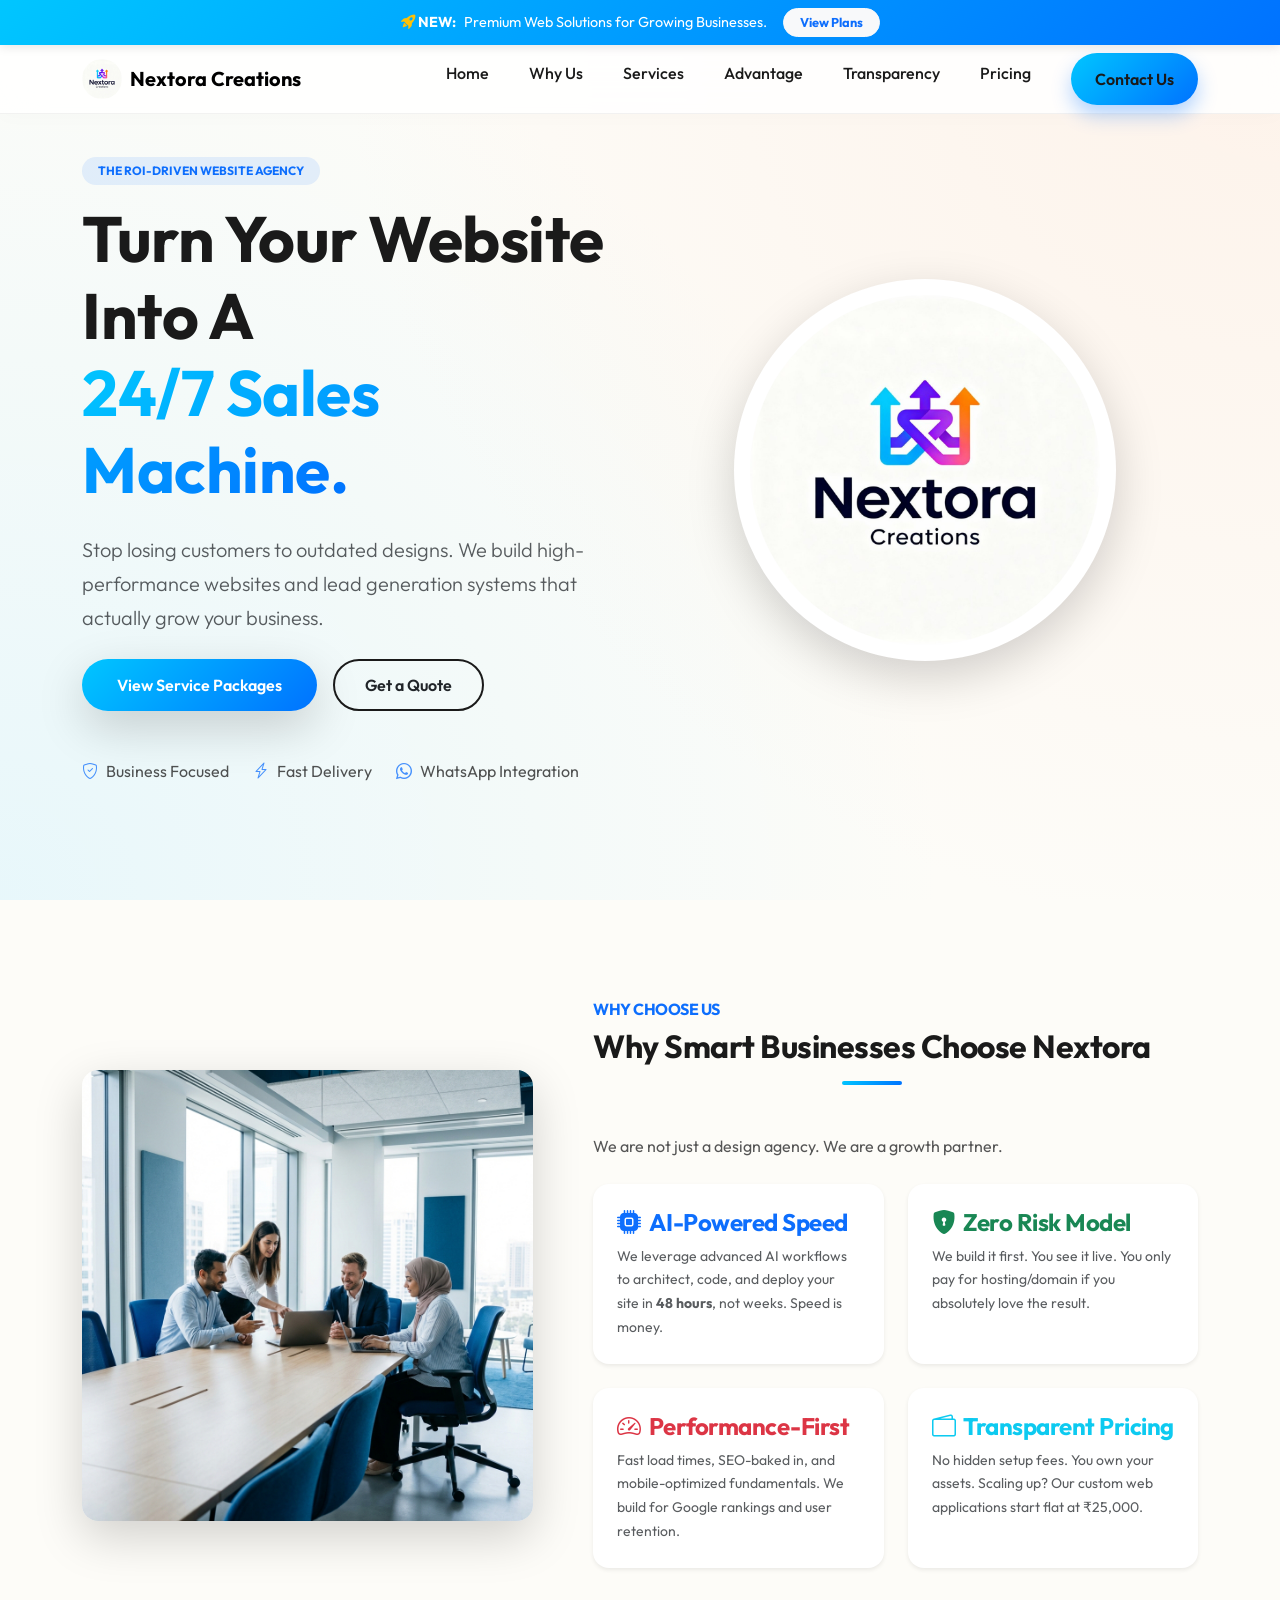
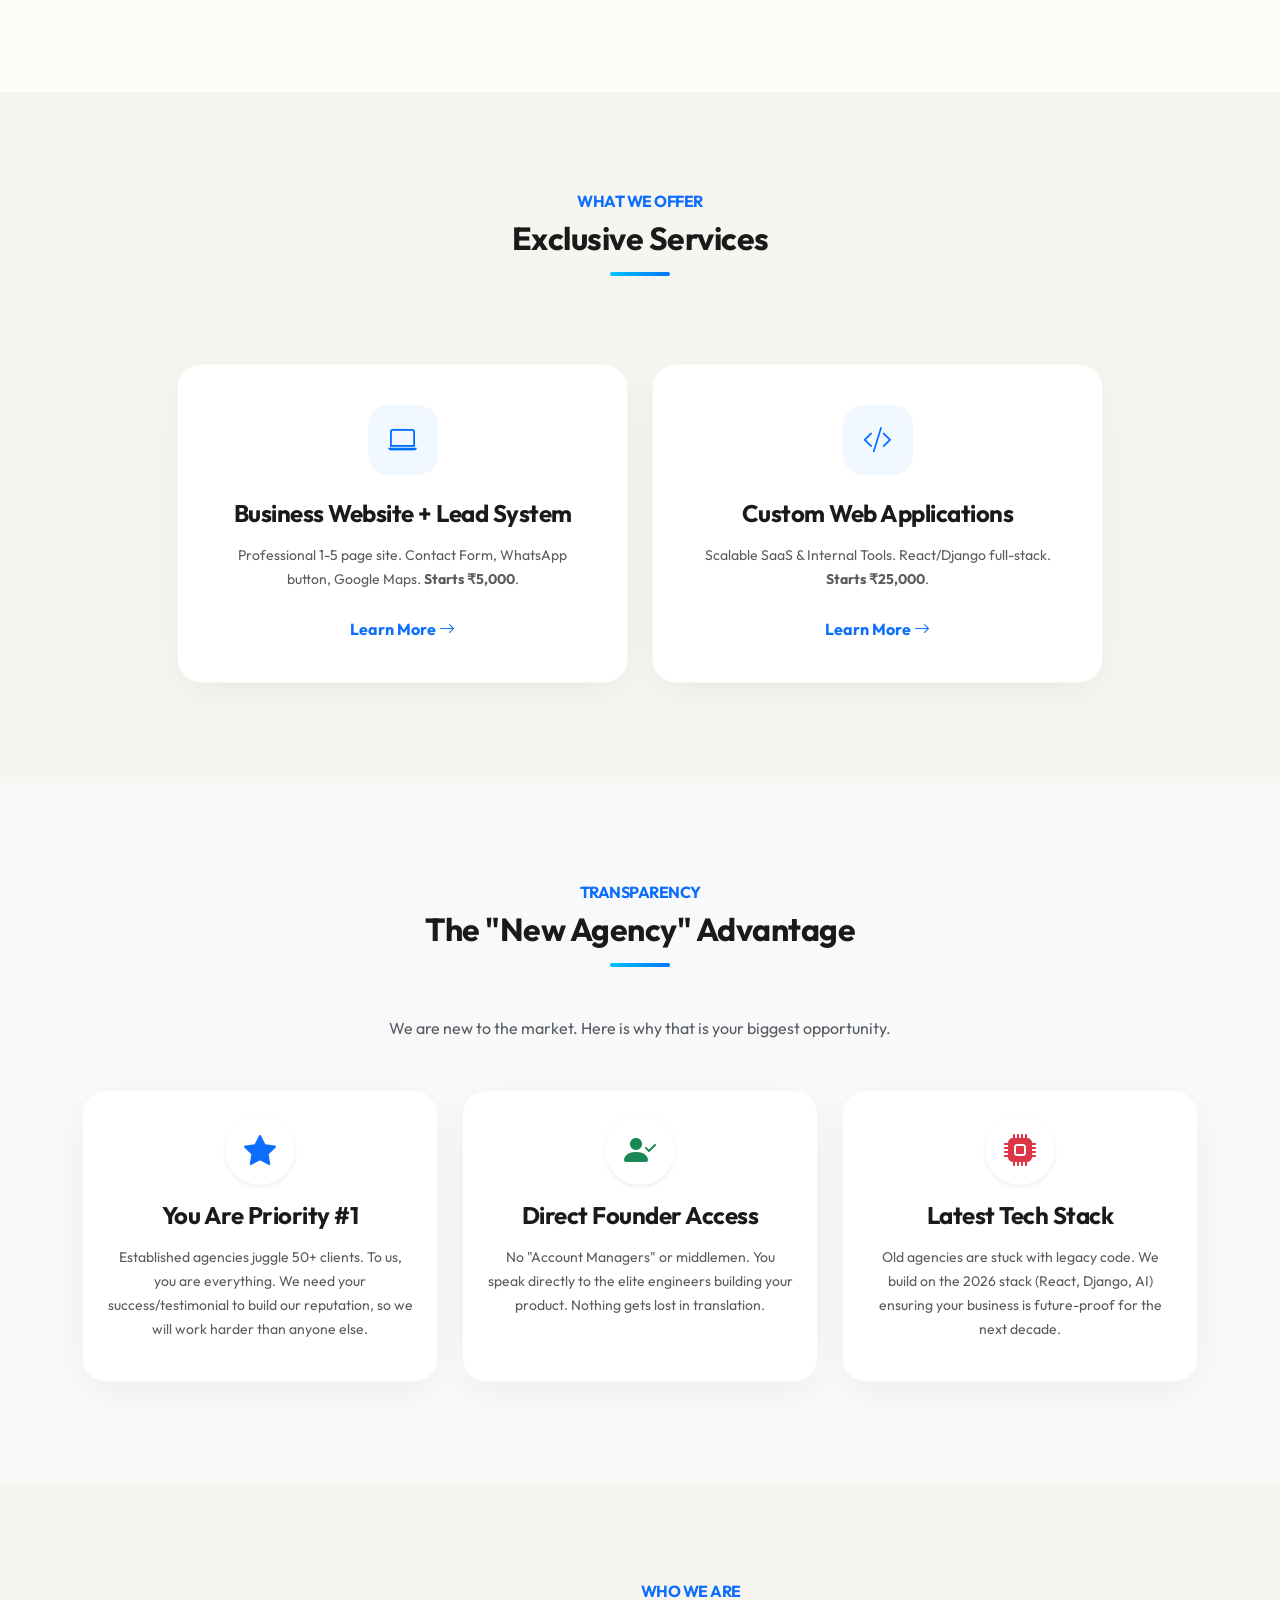
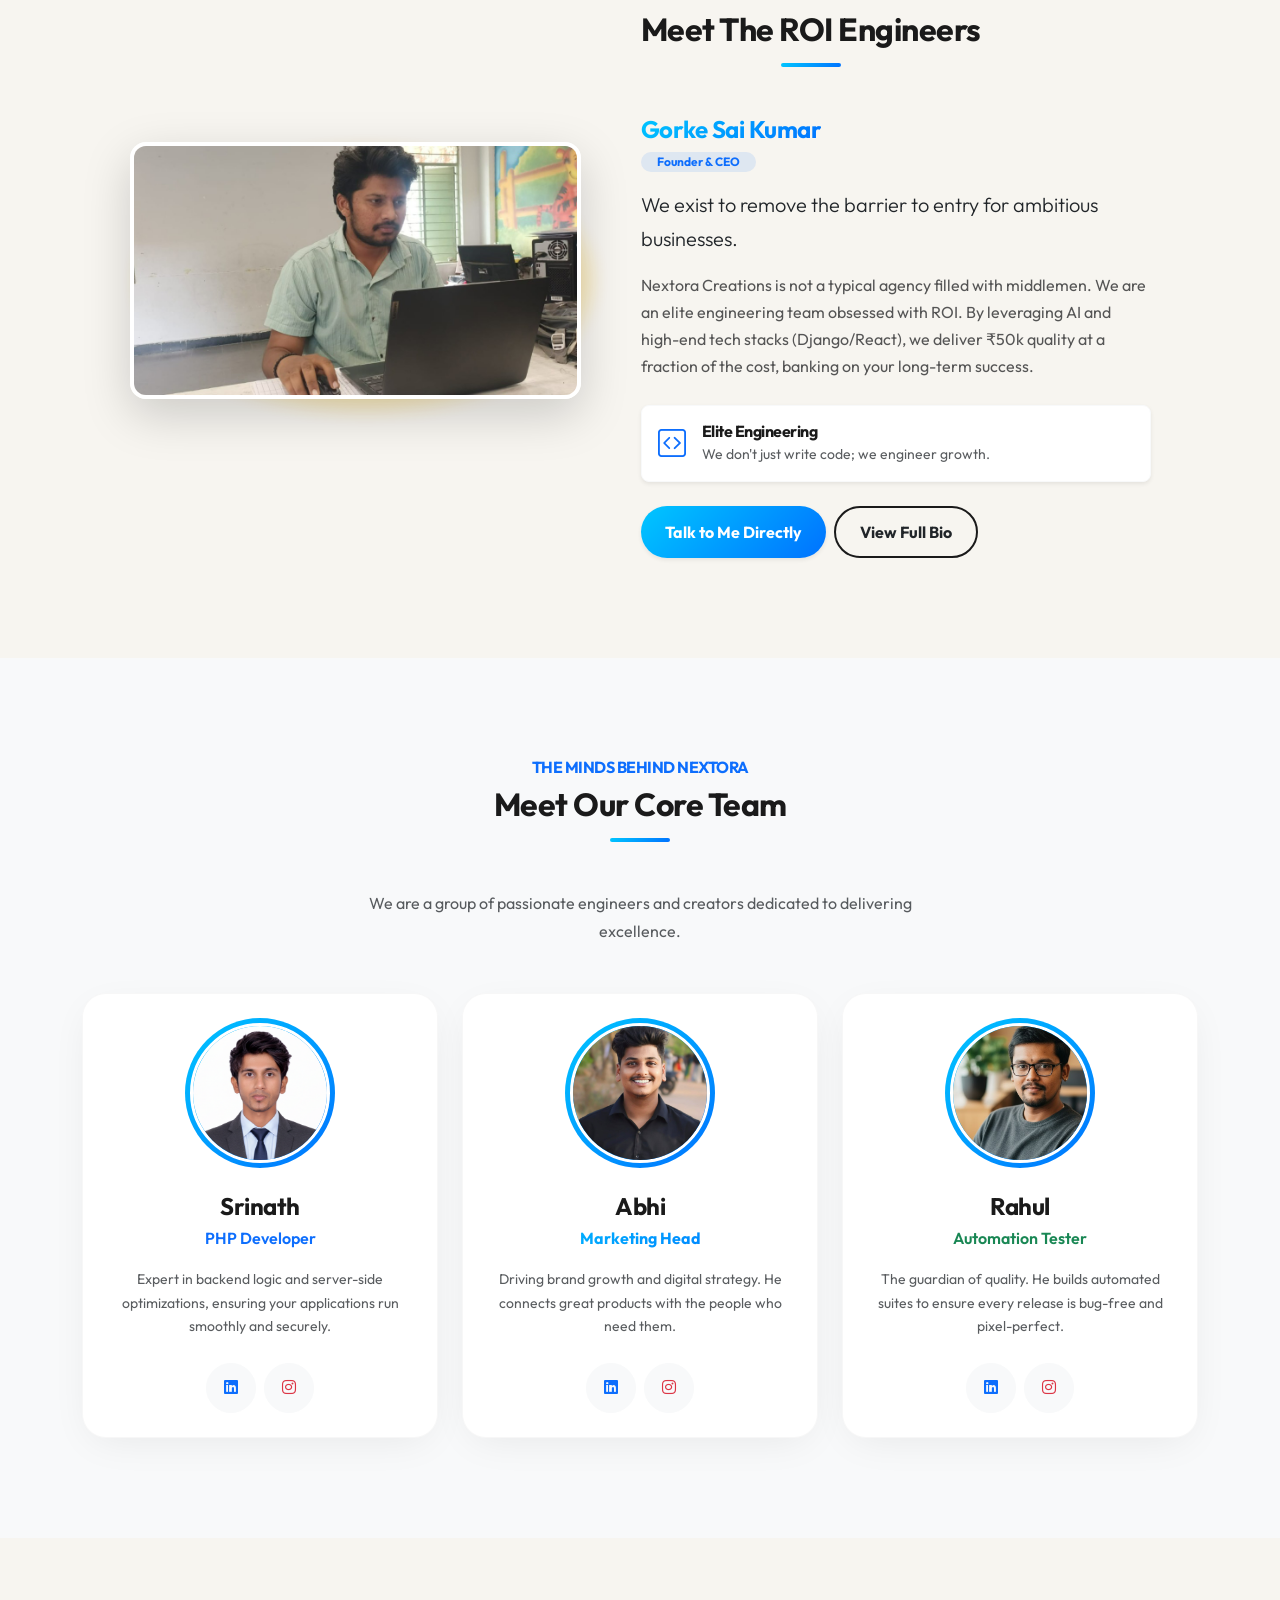
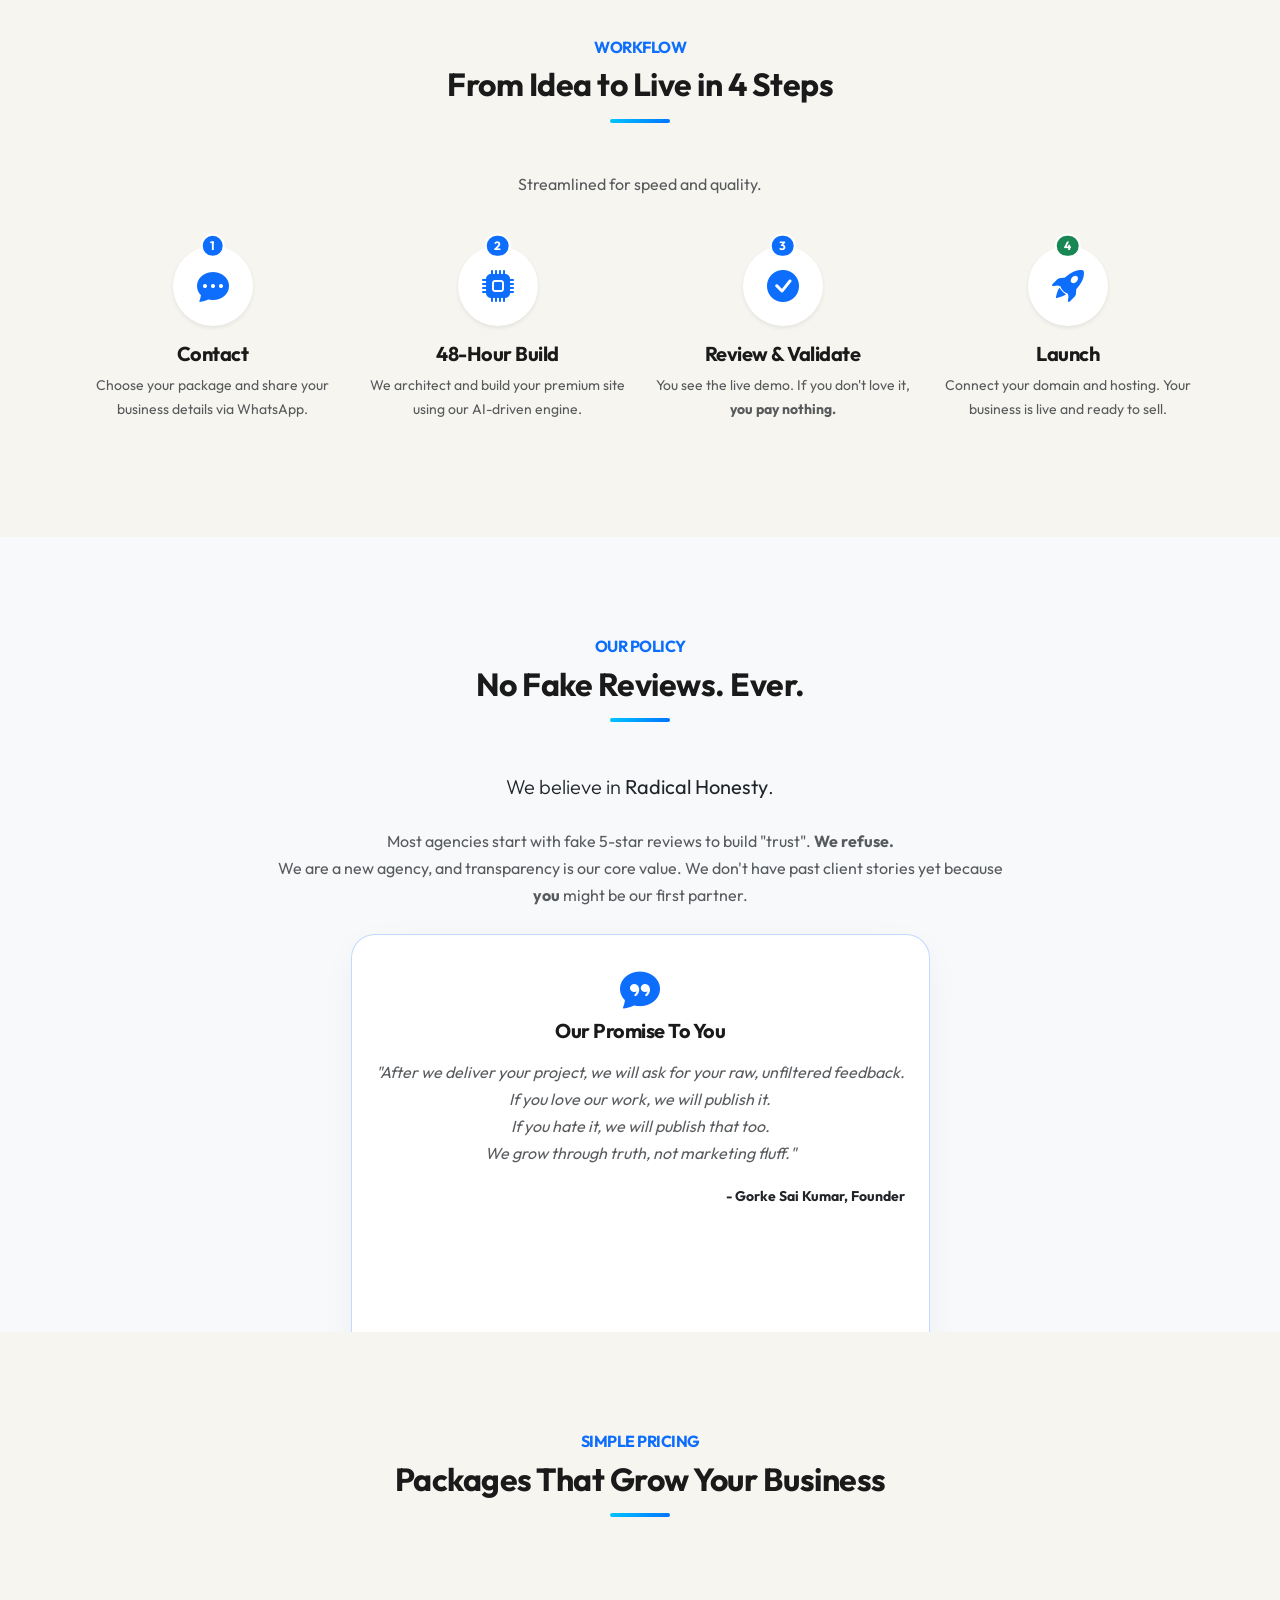
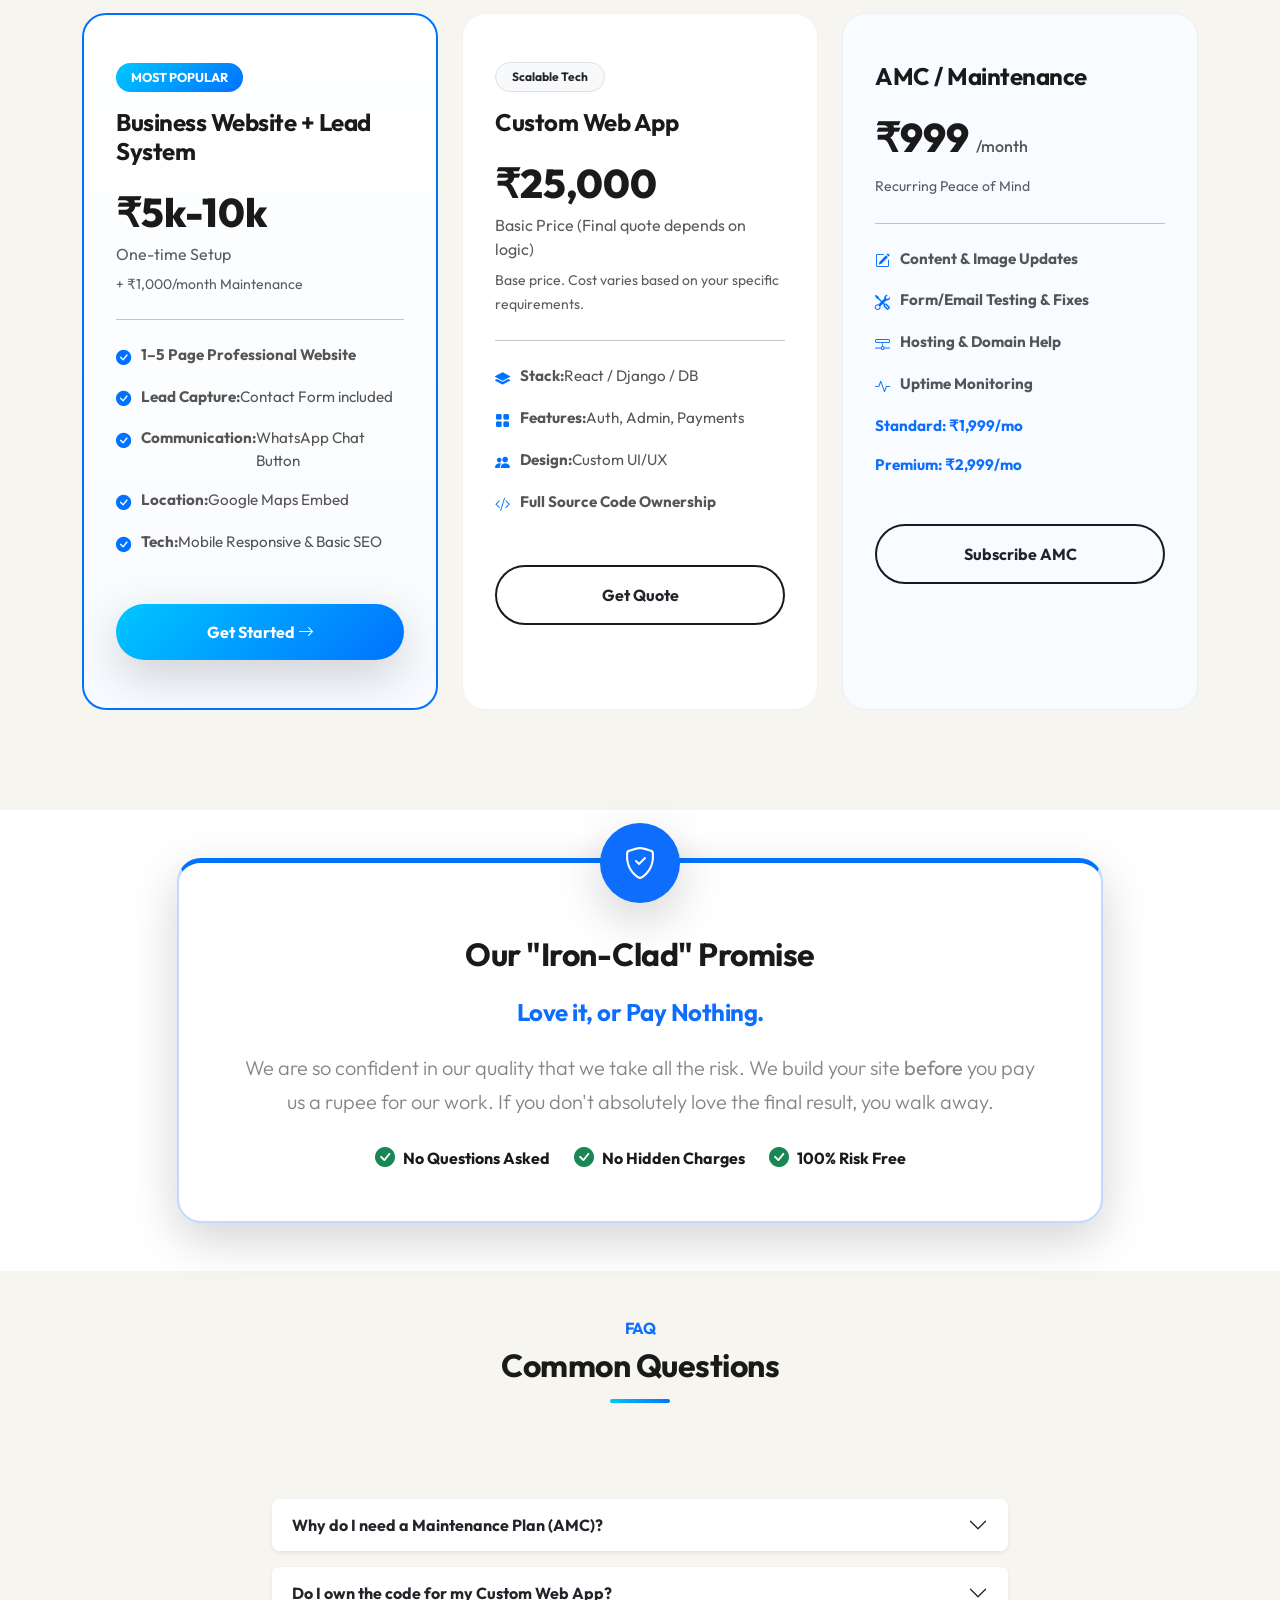
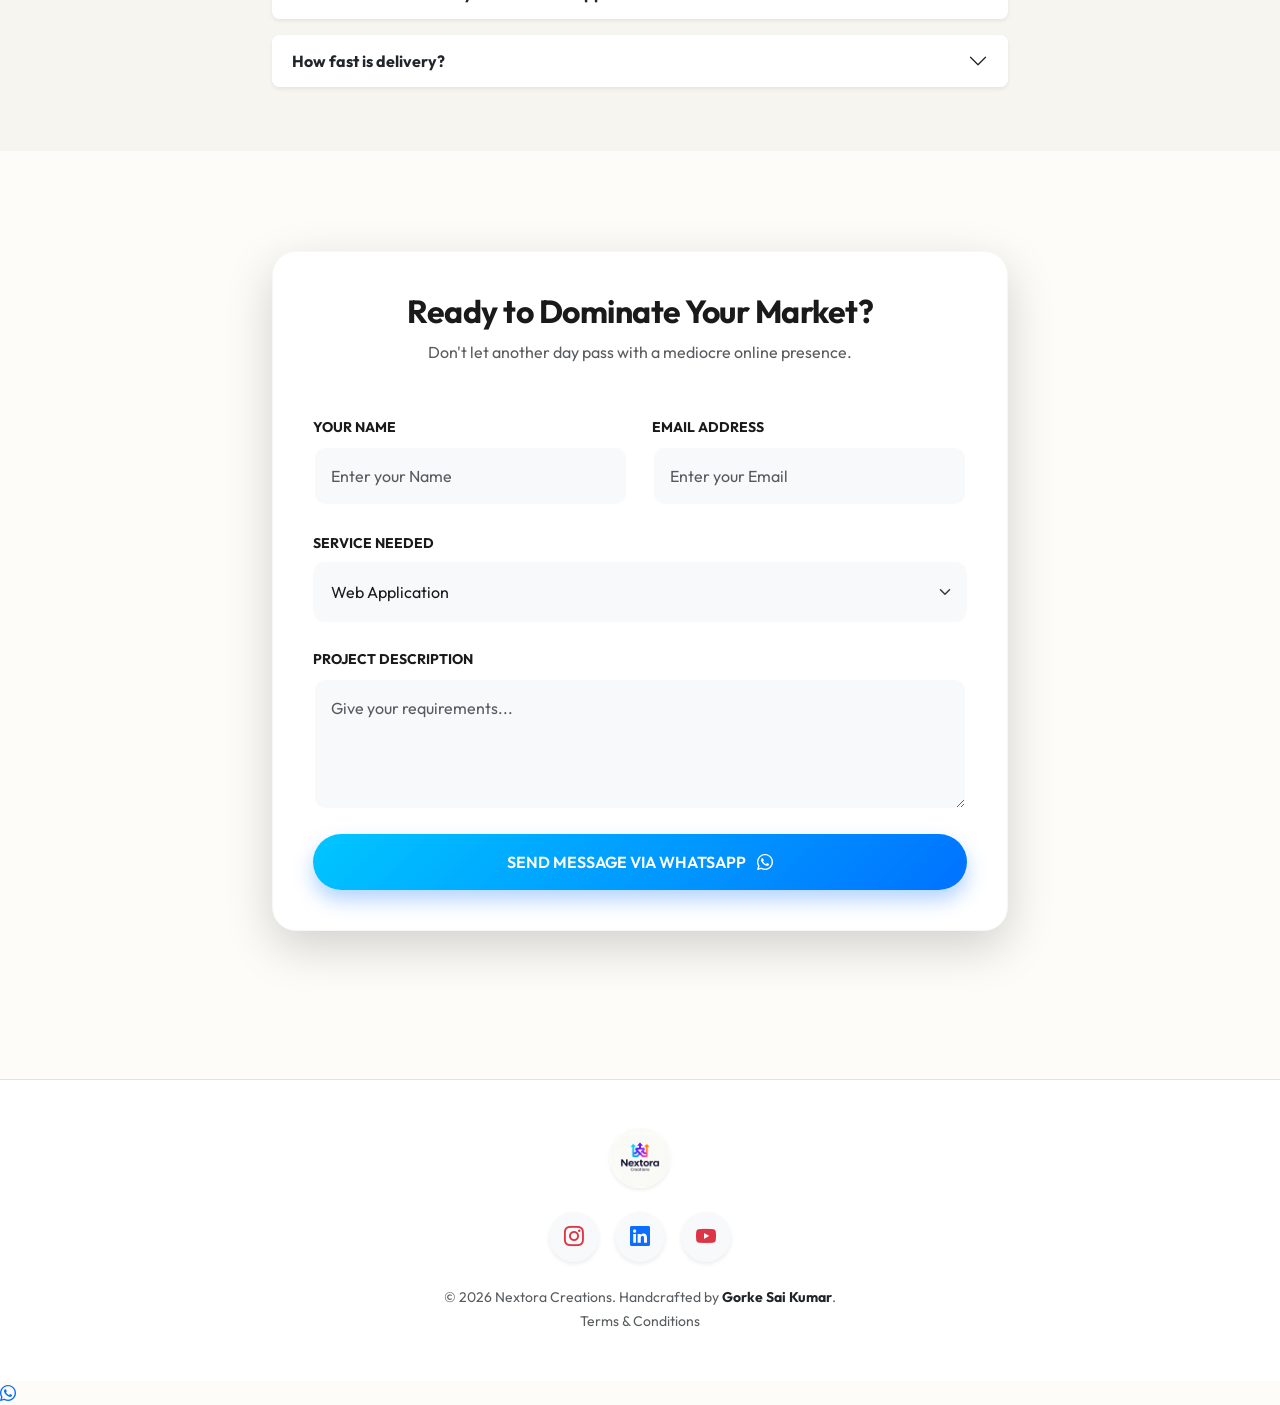
<file: index.html>
<!DOCTYPE html>
<html lang="en">
<head>
    <!-- Google Tag Manager -->
<script>(function(w,d,s,l,i){w[l]=w[l]||[];w[l].push({'gtm.start':
new Date().getTime(),event:'gtm.js'});var f=d.getElementsByTagName(s)[0],
j=d.createElement(s),dl=l!='dataLayer'?'&l='+l:'';j.async=true;j.src=
'https://www.googletagmanager.com/gtm.js?id='+i+dl;f.parentNode.insertBefore(j,f);
})(window,document,'script','dataLayer','GTM-TPRM7QL3');</script>
<!-- End Google Tag Manager -->
    <!-- Google tag (gtag.js) -->
    <script async src="https://www.googletagmanager.com/gtag/js?id=G-R2KE8M8564"></script>
    <script>
      window.dataLayer = window.dataLayer || [];
      function gtag(){dataLayer.push(arguments);}
      gtag('js', new Date());

      gtag('config', 'G-R2KE8M8564');
    </script>
    <meta charset="UTF-8">
    <meta name="viewport" content="width=device-width, initial-scale=1.0, maximum-scale=1.0, user-scalable=no">
    <title>Nextora Creations | Premium Web Solutions</title>
    <meta name="description" content="Nextora Creations - Custom web applications using Django, React, PostgreSQL. Solving real-life business problems by Gorke Sai Kumar.">
    <meta name="keywords" content="Nextora Creations, Web Development, Django, React, Custom Web Apps, Gorke Sai Kumar, Web Agency, Python, PostgreSQL, Business Solutions">
    <meta name="author" content="Gorke Sai Kumar">
    
    <!-- Robots -->
    <meta name="robots" content="index, follow">

    <!-- Canonical URL -->
    <link rel="canonical" href="https://nextoracreations.netlify.app/">

    <!-- Open Graph / Facebook -->
    <meta property="og:type" content="website">
    <meta property="og:url" content="https://nextoracreations.netlify.app/">
    <meta property="og:title" content="Nextora Creations | Premium Web Solutions">
    <meta property="og:description" content="Custom web applications using Django, React, PostgreSQL. Solving real-life business problems.">
    <meta property="og:image" content="https://nextoracreations.netlify.app/assets/img/logo.jpg">

    <!-- Twitter -->
    <meta property="twitter:card" content="summary_large_image">
    <meta property="twitter:url" content="https://nextoracreations.netlify.app/">
    <meta property="twitter:title" content="Nextora Creations | Premium Web Solutions">
    <meta property="twitter:description" content="Custom web applications using Django, React, PostgreSQL. Solving real-life business problems.">
    <meta property="twitter:image" content="https://nextoracreations.netlify.app/assets/img/logo.jpg">

    <!-- Fonts -->
    <link rel="preconnect" href="https://fonts.googleapis.com">
    <link rel="preconnect" href="https://fonts.gstatic.com" crossorigin>
    <link href="https://fonts.googleapis.com/css2?family=Outfit:wght@300;400;600;700&display=swap" rel="stylesheet">
    
    <!-- Bootstrap 5 CSS -->
    <link href="https://cdn.jsdelivr.net/npm/bootstrap@5.3.0/dist/css/bootstrap.min.css" rel="stylesheet">
    <!-- Bootstrap Icons -->
    <link rel="stylesheet" href="https://cdn.jsdelivr.net/npm/bootstrap-icons@1.11.1/font/bootstrap-icons.css">
    
    <!-- AOS Animation Library -->
    <link href="https://unpkg.com/aos@2.3.1/dist/aos.css" rel="stylesheet">
    
    <!-- Custom CSS -->
    <link rel="stylesheet" href="assets/css/style.css">
    <meta name="google-site-verification" content="ilB0zEeFWvR1lHOQgib4cGOxq50XFA5EK_NrIijSXbw" />
    <!-- Favicon -->
    <link rel="icon" type="image/jpg" href="assets/img/logo.jpg">
</head>
<body>
    <!-- Google Tag Manager (noscript) -->
<noscript><iframe src="https://www.googletagmanager.com/ns.html?id=GTM-TPRM7QL3"
height="0" width="0" style="display:none;visibility:hidden"></iframe></noscript>
<!-- End Google Tag Manager (noscript) -->
    <!-- Top Notification Bar -->
    <div class="notification-bar d-flex justify-content-center align-items-center text-center px-2">
        <span class="fw-bold me-2"><i class="bi bi-rocket-takeoff-fill text-warning"></i> NEW:</span>
        <span class="d-none d-md-inline">Premium Web Solutions for Growing Businesses.</span>
        <span class="d-inline d-md-none">Premium Web Solutions.</span>
        <a href="#pricing" class="btn btn-sm btn-light rounded-pill ms-3 px-3 fw-bold text-primary" style="font-size: 0.8rem;">View Plans</a>
    </div>

    <!-- Navbar -->
    <nav class="navbar navbar-expand-lg fixed-top navbar-light">
        <div class="container">
            <a class="navbar-brand d-flex align-items-center gap-2" href="#">
                <img src="assets/img/logo.jpg" class="rounded-circle" alt="Nextora Logo">
                <span class="fw-bold">Nextora Creations</span>
            </a>
            <button class="navbar-toggler" type="button" data-bs-toggle="collapse" data-bs-target="#navbarNav">
                <span class="navbar-toggler-icon"></span>
            </button>
            <div class="collapse navbar-collapse" id="navbarNav">
                <ul class="navbar-nav ms-auto gap-lg-4">
                    <li class="nav-item"><a class="nav-link" href="#">Home</a></li>
                    <li class="nav-item"><a class="nav-link" href="#why-us">Why Us</a></li>
                    <li class="nav-item"><a class="nav-link" href="#services">Services</a></li>
                    <li class="nav-item"><a class="nav-link" href="#advantage">Advantage</a></li>
                    <li class="nav-item"><a class="nav-link" href="#transparency">Transparency</a></li>
                    <li class="nav-item"><a class="nav-link" href="#pricing">Pricing</a></li>
                    <li class="nav-item"><a class="nav-link btn btn-primary-gradient text-white px-4 ms-2" href="#contact">Contact Us</a></li>
                </ul>
            </div>
        </div>
    </nav>

    <!-- Hero Section -->
    <header id="hero" class="hero-section text-center text-lg-start">
        <div class="container">
            <div class="row align-items-center">
                <div class="col-lg-6">
                    <div class="badge bg-primary bg-opacity-10 text-primary mb-3 px-3 py-2 rounded-pill fw-bold text-uppercase letter-spacing-2">The ROI-Driven Website Agency</div>
                    <h1 class="display-3 fw-bold mb-4">Turn Your Website Into A <br><span class="text-gradient">24/7 Sales Machine.</span></h1>
                    <p class="lead mb-4 text-muted">Stop losing customers to outdated designs. We build high-performance websites and lead generation systems that actually grow your business.</p>
                    <div class="d-flex gap-3 justify-content-center justify-content-lg-start">
                        <a href="#pricing" class="btn btn-primary-gradient shadow-lg">View Service Packages</a>
                        <a href="#contact" class="btn btn-outline-dark">Get a Quote</a>
                    </div>
                    
                    <div class="mt-5 d-flex gap-4 opacity-75 justify-content-center justify-content-lg-start">
                         <div><i class="bi bi-shield-check text-primary me-2"></i>Business Focused</div>
                         <div><i class="bi bi-lightning-charge text-primary me-2"></i>Fast Delivery</div>
                         <div><i class="bi bi-whatsapp text-primary me-2"></i>WhatsApp Integration</div>
                    </div>
                </div>
                <div class="col-lg-6 mt-5 mt-lg-0 text-center">
                    <img src="assets/img/logo.jpg" class="img-fluid rounded-circle shadow-lg p-3 bg-white" style="max-width: 70%;" alt="Nextora Hero">
                </div>
            </div>
        </div>
    </header>

    <!-- Why Choose Us Section (Previously About) -->
    <section id="why-us">
        <div class="container">
            <div class="row align-items-center">
                <div class="col-lg-5 mb-5 mb-lg-0">
                    <div class="position-relative">
                        <img src="assets/img/professional-team.png" class="img-fluid rounded-4 shadow-lg" alt="Nextora Smart Business Team">
                    </div>
                </div>
                <div class="col-lg-7 ps-lg-5">
                    <h6 class="text-primary fw-bold text-uppercase letter-spacing-2">Why Choose Us</h6>
                    <h2 class="section-title text-start mx-0">Why Smart Businesses Choose Nextora</h2>
                    <p class="mb-4">We are not just a design agency. We are a growth partner.</p>
                    
                    <div class="row g-4 mb-4">
                        <div class="col-md-6">
                            <div class="p-4 bg-white rounded-4 shadow-sm h-100">
                                <h4 class="fw-bold text-primary"><i class="bi bi-cpu-fill me-2"></i>AI-Powered Speed</h4>
                                <p class="small text-muted m-0">We leverage advanced AI workflows to architect, code, and deploy your site in <strong>48 hours</strong>, not weeks. Speed is money.</p>
                            </div>
                        </div>
                        <div class="col-md-6">
                             <div class="p-4 bg-white rounded-4 shadow-sm h-100">
                                <h4 class="fw-bold text-success"><i class="bi bi-shield-lock-fill me-2"></i>Zero Risk Model</h4>
                                <p class="small text-muted m-0">We build it first. You see it live. You only pay for hosting/domain if you absolutely love the result.</p>
                            </div>
                        </div>
                         <div class="col-md-6">
                            <div class="p-4 bg-white rounded-4 shadow-sm h-100">
                               <h4 class="fw-bold text-danger"><i class="bi bi-speedometer2 me-2"></i>Performance-First</h4>
                               <p class="small text-muted m-0">Fast load times, SEO-baked in, and mobile-optimized fundamentals. We build for Google rankings and user retention.</p>
                           </div>
                       </div>
                       <div class="col-md-6">
                            <div class="p-4 bg-white rounded-4 shadow-sm h-100">
                               <h4 class="fw-bold text-info"><i class="bi bi-wallet2 me-2"></i>Transparent Pricing</h4>
                               <p class="small text-muted m-0">No hidden setup fees. You own your assets. Scaling up? Our custom web applications start flat at ₹25,000.</p>
                           </div>
                       </div>
                    </div>
                </div>
            </div>
        </div>
    </section>

    <!-- Services Section -->
    <section id="services" data-aos="fade-up">
        <div class="container">
            <div class="text-center" data-aos="zoom-in">
                <h6 class="text-primary fw-bold text-uppercase">What We Offer</h6>
                <h2 class="section-title">Exclusive Services</h2>
            </div>
            
            <div class="row g-4 mt-3 justify-content-center" id="services-container">
                <!-- Dynamic Content Will Load Here -->
                <div class="col-12 text-center">
                    <div class="spinner-border text-primary" role="status">
                        <span class="visually-hidden">Loading...</span>
                    </div>
                </div>
            </div>
        </div>
    </section>

    <!-- Replaced with Company Advantage Section -->
    <section id="advantage" class="bg-light">
        <div class="container">
            <div class="text-center mb-5" data-aos="fade-up">
                <h6 class="text-primary fw-bold text-uppercase">Transparency</h6>
                <h2 class="section-title">The "New Agency" Advantage</h2>
                <p class="text-muted w-75 mx-auto">We are new to the market. Here is why that is your biggest opportunity.</p>
            </div>
            
            <div class="row g-4 justify-content-center">
                <!-- Advantage 1 -->
                <div class="col-md-4" data-aos="fade-up" data-aos-delay="100">
                    <div class="glass-card p-4 h-100 text-center">
                        <div class="icon-box bg-white shadow-sm mb-3 mx-auto text-primary fs-2 rounded-circle" style="width:70px; height:70px; display:flex; align-items:center; justify-content:center;">
                            <i class="bi bi-star-fill"></i>
                        </div>
                        <h4 class="fw-bold mb-3">You Are Priority #1</h4>
                        <p class="small text-muted">Established agencies juggle 50+ clients. To us, you are everything. We need your success/testimonial to build our reputation, so we will work harder than anyone else.</p>
                    </div>
                </div>

                <!-- Advantage 2 -->
                <div class="col-md-4" data-aos="fade-up" data-aos-delay="200">
                     <div class="glass-card p-4 h-100 text-center">
                        <div class="icon-box bg-white shadow-sm mb-3 mx-auto text-success fs-2 rounded-circle" style="width:70px; height:70px; display:flex; align-items:center; justify-content:center;">
                            <i class="bi bi-person-check-fill"></i>
                        </div>
                        <h4 class="fw-bold mb-3">Direct Founder Access</h4>
                        <p class="small text-muted">No "Account Managers" or middlemen. You speak directly to the elite engineers building your product. Nothing gets lost in translation.</p>
                    </div>
                </div>

                <!-- Advantage 3 -->
                <div class="col-md-4" data-aos="fade-up" data-aos-delay="300">
                     <div class="glass-card p-4 h-100 text-center">
                        <div class="icon-box bg-white shadow-sm mb-3 mx-auto text-danger fs-2 rounded-circle" style="width:70px; height:70px; display:flex; align-items:center; justify-content:center;">
                            <i class="bi bi-cpu-fill"></i>
                        </div>
                        <h4 class="fw-bold mb-3">Latest Tech Stack</h4>
                        <p class="small text-muted">Old agencies are stuck with legacy code. We build on the 2026 stack (React, Django, AI) ensuring your business is future-proof for the next decade.</p>
                    </div>
                </div>
            </div>
        </div>
    </section>



    <!-- About Us Section (Previously Founder) -->
    <section id="about-us" data-aos="fade-up">
        <div class="container">
            <div class="row align-items-center justify-content-center">
                <div class="col-lg-5 mb-4 mb-lg-0 text-center" data-aos="fade-right">
                    <div class="position-relative d-inline-block">
                        <div class="bg-warning position-absolute rounded-circle opacity-25" style="width: 100%; height: 100%; top: 10px; left: 10px; z-index: -1; filter: blur(10px);"></div>
                        <img src="assets/img/founder.jpg" class="img-fluid rounded-4 shadow-lg border border-4 border-white" alt="Gorke Sai Kumar - Founder" style="max-height: 400px; object-fit: cover;">
                    </div>
                </div>
                <div class="col-lg-6 ps-lg-5" data-aos="fade-left">
                    <h6 class="text-primary fw-bold text-uppercase letter-spacing-2">Who We Are</h6>
                    <h2 class="section-title text-start mx-0">Meet The ROI Engineers</h2>
                    <h4 class="fw-bold mb-1"><span class="text-gradient">Gorke Sai Kumar</span></h4>
                    <p class="badge bg-primary bg-opacity-10 text-primary mb-3 px-3 py-1 rounded-pill small fw-bold">Founder & CEO</p>
                    <p class="lead text-dark">We exist to remove the barrier to entry for ambitious businesses.</p>
                    <p class="mb-4">Nextora Creations is not a typical agency filled with middlemen. We are an elite engineering team obsessed with ROI. By leveraging AI and high-end tech stacks (Django/React), we deliver ₹50k quality at a fraction of the cost, banking on your long-term success.</p>
                    
                    <div class="d-flex flex-column gap-3">
                        <div class="d-flex align-items-center bg-white p-3 rounded-3 shadow-sm border border-light">
                            <i class="bi bi-code-square text-primary fs-3 me-3"></i>
                            <div>
                                <h6 class="fw-bold mb-0">Elite Engineering</h6>
                                <small class="text-muted">We don't just write code; we engineer growth.</small>
                            </div>
                        </div>
                    </div>
                    
                    <div class="mt-4 d-flex gap-2">
                        <a href="https://wa.me/917674981970?text=I want to work directly with you!" target="_blank" class="btn btn-primary-gradient rounded-pill px-4 fw-bold shadow-sm">Talk to Me Directly</a>
                        <a href="profile.html" class="btn btn-outline-dark rounded-pill px-4 fw-bold">View Full Bio</a>
                    </div>
                </div>
            </div>
        </div>
    </section>

    <!-- Team Section -->
    <section id="team" class="bg-light">
        <div class="container">
            <div class="text-center mb-5" data-aos="fade-up">
                <h6 class="text-primary fw-bold text-uppercase">The Minds Behind Nextora</h6>
                <h2 class="section-title">Meet Our Core Team</h2>
                <p class="text-muted text-center mx-auto" style="max-width: 600px;">
                    We are a group of passionate engineers and creators dedicated to delivering excellence.
                </p>
            </div>

            <div class="row g-4 justify-content-center">
                <!-- Srinath -->
                <div class="col-md-6 col-lg-4" data-aos="fade-up" data-aos-delay="100">
                    <div class="team-card glass-card text-center p-4">
                        <div class="team-img-wrapper mb-4 mx-auto">
                            <img src="assets/img/srinath.png" class="img-fluid" alt="Srinath">
                        </div>
                        <h4 class="fw-bold mb-1">Srinath</h4>
                        <p class="text-primary fw-semibold mb-3">PHP Developer</p>
                        <p class="small text-muted mb-4">
                            Expert in backend logic and server-side optimizations, ensuring your applications run smoothly and securely.
                        </p>
                        <div class="d-flex justify-content-center gap-2">
                             <a href="https://www.linkedin.com/in/sreenath-pandramesh/" target="_blank" class="social-icon-btn btn btn-sm btn-light rounded-circle text-primary"><i class="bi bi-linkedin"></i></a>
                             <a href="https://www.instagram.com/shreenath_14/" target="_blank" class="social-icon-btn btn btn-sm btn-light rounded-circle text-danger"><i class="bi bi-instagram"></i></a>
                        </div>
                    </div>
                </div>

                <!-- Abhi -->
                <div class="col-md-6 col-lg-4" data-aos="fade-up" data-aos-delay="200">
                    <div class="team-card glass-card text-center p-4">
                         <div class="team-img-wrapper mb-4 mx-auto">
                            <img src="assets/img/abhi.jpg" class="img-fluid" alt="Abhi">
                        </div>
                        <h4 class="fw-bold mb-1">Abhi</h4>
                        <p class="text-gradient fw-bold mb-3">Marketing Head</p>
                        <p class="small text-muted mb-4">
                            Driving brand growth and digital strategy. He connects great products with the people who need them.
                        </p>
                        <div class="d-flex justify-content-center gap-2">
                             <a href="https://www.linkedin.com/in/gaikwadabhijeeth/" target="_blank" class="social-icon-btn btn btn-sm btn-light rounded-circle text-primary"><i class="bi bi-linkedin"></i></a>
                             <a href="https://www.instagram.com/mr_abhi_25__/" target="_blank" class="social-icon-btn btn btn-sm btn-light rounded-circle text-danger"><i class="bi bi-instagram"></i></a>
                        </div>
                    </div>
                </div>

                <!-- Rahul -->
                <div class="col-md-6 col-lg-4" data-aos="fade-up" data-aos-delay="300">
                    <div class="team-card glass-card text-center p-4">
                         <div class="team-img-wrapper mb-4 mx-auto">
                            <img src="assets/img/rahul.jpg" class="img-fluid" alt="Rahul">
                        </div>
                        <h4 class="fw-bold mb-1">Rahul</h4>
                        <p class="text-success fw-semibold mb-3">Automation Tester</p>
                        <p class="small text-muted mb-4">
                            The guardian of quality. He builds automated suites to ensure every release is bug-free and pixel-perfect.
                        </p>
                        <div class="d-flex justify-content-center gap-2">
                             <a href="https://www.linkedin.com/in/gannajirahul/" target="_blank" class="social-icon-btn btn btn-sm btn-light rounded-circle text-primary"><i class="bi bi-linkedin"></i></a>
                             <a href="https://www.instagram.com/rahul_gannaji/" target="_blank" class="social-icon-btn btn btn-sm btn-light rounded-circle text-danger"><i class="bi bi-instagram"></i></a>
                        </div>
                    </div>
                </div>
            </div>
        </div>
    </section>

    <!-- Process Section -->
    <section id="process">
        <div class="container">
            <div class="text-center" data-aos="fade-up">
                <h6 class="text-primary fw-bold text-uppercase">Workflow</h6>
                <h2 class="section-title">From Idea to Live in 4 Steps</h2>
                <p class="text-muted w-75 mx-auto">Streamlined for speed and quality.</p>
            </div>
            
            <div class="row g-4 mt-4">
                <!-- Step 1 -->
                <div class="col-md-6 col-lg-3" data-aos="fade-up" data-aos-delay="100">
                    <div class="text-center position-relative h-100">
                        <div class="icon-box bg-white shadow-sm mb-3 mx-auto text-primary fs-2 rounded-circle" style="width:80px; height:80px; display:flex; align-items:center; justify-content:center;">
                            <i class="bi bi-chat-dots-fill"></i>
                        </div>
                        <span class="position-absolute top-0 start-50 translate-middle badge rounded-pill bg-primary border border-2 border-white">1</span>
                        <h5 class="fw-bold">Contact</h5>
                        <p class="small text-muted">Choose your package and share your business details via WhatsApp.</p>
                    </div>
                </div>

                <!-- Step 2 -->
                <div class="col-md-6 col-lg-3" data-aos="fade-up" data-aos-delay="200">
                    <div class="text-center position-relative h-100">
                        <div class="icon-box bg-white shadow-sm mb-3 mx-auto text-primary fs-2 rounded-circle" style="width:80px; height:80px; display:flex; align-items:center; justify-content:center;">
                            <i class="bi bi-cpu-fill"></i>
                        </div>
                        <span class="position-absolute top-0 start-50 translate-middle badge rounded-pill bg-primary border border-2 border-white">2</span>
                        <h5 class="fw-bold">48-Hour Build</h5>
                        <p class="small text-muted">We architect and build your premium site using our AI-driven engine.</p>
                    </div>
                </div>

                <!-- Step 3 -->
                <div class="col-md-6 col-lg-3" data-aos="fade-up" data-aos-delay="300">
                    <div class="text-center position-relative h-100">
                        <div class="icon-box bg-white shadow-sm mb-3 mx-auto text-primary fs-2 rounded-circle" style="width:80px; height:80px; display:flex; align-items:center; justify-content:center;">
                            <i class="bi bi-check-circle-fill"></i>
                        </div>
                        <span class="position-absolute top-0 start-50 translate-middle badge rounded-pill bg-primary border border-2 border-white">3</span>
                        <h5 class="fw-bold">Review & Validate</h5>
                        <p class="small text-muted">You see the live demo. If you don't love it, <strong>you pay nothing.</strong></p>
                    </div>
                </div>

                <!-- Step 4 -->
                <div class="col-md-6 col-lg-3" data-aos="fade-up" data-aos-delay="400">
                    <div class="text-center position-relative h-100">
                        <div class="icon-box bg-white shadow-sm mb-3 mx-auto text-primary fs-2 rounded-circle" style="width:80px; height:80px; display:flex; align-items:center; justify-content:center;">
                            <i class="bi bi-rocket-takeoff-fill"></i>
                        </div>
                        <span class="position-absolute top-0 start-50 translate-middle badge rounded-pill bg-success border border-2 border-white">4</span>
                        <h5 class="fw-bold">Launch</h5>
                        <p class="small text-muted">Connect your domain and hosting. Your business is live and ready to sell.</p>
                    </div>
                </div>
            </div>
        </div>
    </section>

    <!-- Replaced with Transparency Section -->
    <section id="transparency" class="bg-light">
        <div class="container">
             <div class="row justify-content-center">
                <div class="col-lg-8 text-center" data-aos="fade-up">
                    <h6 class="text-primary fw-bold text-uppercase">Our Policy</h6>
                    <h2 class="section-title">No Fake Reviews. Ever.</h2>
                    <p class="lead text-dark mb-4">We believe in <strong>Radical Honesty</strong>.</p>
                    <p class="text-muted mb-4">
                        Most agencies start with fake 5-star reviews to build "trust". <strong>We refuse.</strong><br>
                        We are a new agency, and transparency is our core value. We don't have past client stories yet because <strong>you</strong> might be our first partner.
                    </p>
                    <div class="glass-card p-4 border border-primary border-opacity-25 bg-white d-inline-block">
                        <i class="bi bi-chat-quote-fill text-primary fs-1 mb-3"></i>
                        <h5 class="fw-bold mb-3">Our Promise To You</h5>
                        <p class="medium text-muted fst-italic mb-0">
                            "After we deliver your project, we will ask for your raw, unfiltered feedback. <br>
                            If you love our work, we will publish it.<br>
                            If you hate it, we will publish that too.<br>
                            We grow through truth, not marketing fluff."
                        </p>
                        <div class="mt-3 text-end">
                            <small class="fw-bold text-dark">- Gorke Sai Kumar, Founder</small>
                        </div>
                    </div>
                </div>
            </div>
        </div>
    </section>

    <!-- Pricing Section -->
    <section id="pricing" data-aos="fade-up">
        <div class="container">
            <div class="text-center mb-5">
                <h6 class="text-primary fw-bold text-uppercase">Simple Pricing</h6>
                <h2 class="section-title">Packages That Grow Your Business</h2>
            </div>
            
            <div class="row g-4 justify-content-center">
                <!-- Package 1: Business Website -->
                <div class="col-lg-4 col-md-6" data-aos="fade-up" data-aos-delay="100">
                    <div class="pricing-card-premium featured position-relative h-100">
                        <div class="pricing-tag">Most Popular</div>
                        <h3 class="fw-bold fs-4">Business Website + Lead System</h3>
                        <div class="pricing-price mt-3">₹5k-10k <small class="d-block fs-6 text-muted fw-normal">One-time Setup</small></div>
                        <div class="text-muted small mb-4">+ ₹1,000/month Maintenance</div>
                        
                        <hr class="opacity-10 my-4">
                        
                        <ul class="list-unstyled pricing-features mb-5 small">
                            <li><i class="bi bi-check-circle-fill"></i> <strong>1–5 Page Professional Website</strong></li>
                            <li><i class="bi bi-check-circle-fill"></i> <strong>Lead Capture:</strong> Contact Form included</li>
                            <li><i class="bi bi-check-circle-fill"></i> <strong>Communication:</strong> WhatsApp Chat Button</li>
                            <li><i class="bi bi-check-circle-fill"></i> <strong>Location:</strong> Google Maps Embed</li>
                            <li><i class="bi bi-check-circle-fill"></i> <strong>Tech:</strong> Mobile Responsive & Basic SEO</li>
                        </ul>
                        
                        <div class="text-center mt-auto">
                            <a href="https://wa.me/917674981970?text=I'm interested in the Business Website + Lead System package (5k-10k)" target="_blank" class="btn btn-primary-gradient w-100 py-3 fw-bold shadow-lg">Get Started <i class="bi bi-arrow-right"></i></a>
                        </div>
                    </div>
                </div>

                <!-- Package 3: Custom Web App -->
                <div class="col-lg-4 col-md-6" data-aos="fade-up" data-aos-delay="250">
                    <div class="pricing-card-premium h-100">
                         <div class="badge bg-light text-dark mb-3 px-3 py-2 rounded-pill fw-bold border">Scalable Tech</div>
                        <h3 class="fw-bold fs-4">Custom Web App</h3>
                        <div class="pricing-price mt-3">₹25,000 <small class="d-block fs-6 text-muted fw-normal">Basic Price (Final quote depends on logic)</small></div>
                        <p class="text-muted small mb-4">Base price. Cost varies based on your specific requirements.</p>
                        
                        <hr class="opacity-10 my-4">
                        
                        <ul class="list-unstyled pricing-features mb-5 small">
                            <li><i class="bi bi-layers-fill"></i> <strong>Stack:</strong> React / Django / DB</li>
                            <li><i class="bi bi-grid-fill"></i> <strong>Features:</strong> Auth, Admin, Payments</li>
                            <li><i class="bi bi-people-fill"></i> <strong>Design:</strong> Custom UI/UX</li>
                            <li><i class="bi bi-code-slash"></i> <strong>Full Source Code Ownership</strong></li>
                        </ul>
                        
                        <div class="text-center mt-auto">
                            <a href="https://wa.me/917674981970?text=I need a quote for a Custom Web Application." target="_blank" class="btn btn-outline-dark w-100 py-3 fw-bold">Get Quote</a>
                        </div>
                    </div>
                </div>

                <!-- Package 4: AMC -->
                <div class="col-lg-4 col-md-6" data-aos="fade-up" data-aos-delay="300">
                    <div class="pricing-card-premium h-100" style="background-color: #f8fbff;">
                        <h3 class="fw-bold fs-4">AMC / Maintenance</h3>
                        <div class="pricing-price mt-3">₹999 <small>/month</small></div>
                        <p class="text-muted small mb-4">Recurring Peace of Mind</p>
                        
                        <hr class="opacity-10 my-4">
                        
                        <ul class="list-unstyled pricing-features mb-5 small">
                            <li><i class="bi bi-pencil-square"></i> <strong>Content & Image Updates</strong></li>
                            <li><i class="bi bi-tools"></i> <strong>Form/Email Testing & Fixes</strong></li>
                            <li><i class="bi bi-hdd-network"></i> <strong>Hosting & Domain Help</strong></li>
                            <li><i class="bi bi-activity"></i> <strong>Uptime Monitoring</strong></li>
                            <li class="text-primary fw-bold mt-2">Standard: ₹1,999/mo</li>
                            <li class="text-primary fw-bold">Premium: ₹2,999/mo</li>
                        </ul>
                        
                        <div class="text-center mt-auto">
                            <a href="https://wa.me/917674981970?text=I want to subscribe to an AMC plan." target="_blank" class="btn btn-outline-dark w-100 py-3 fw-bold">Subscribe AMC</a>
                        </div>
                    </div>
                </div>
            </div>
        </div>
    </section>

    <!-- Guarantee Section -->
    <section id="guarantee" class="py-5 bg-white">
        <div class="container">
            <div class="row justify-content-center">
                <div class="col-lg-10">
                    <div class="glass-card shadow-lg text-center p-5 position-relative border border-2 border-primary border-opacity-25" style="border-top: 5px solid #0072FF !important;">
                        <div class="position-absolute top-0 start-50 translate-middle">
                             <div class="bg-primary text-white rounded-circle d-flex align-items-center justify-content-center shadow-lg" style="width: 80px; height: 80px; font-size: 2rem;">
                                <i class="bi bi-shield-check"></i>
                             </div>
                        </div>
                        
                        <h2 class="fw-bold mt-4 mb-4">Our "Iron-Clad" Promise</h2>
                        <h4 class="text-primary fw-bold mb-4">Love it, or Pay Nothing.</h4>
                        
                        <p class="lead text-muted mb-4 opacity-75 mx-auto" style="max-width: 800px;">
                            We are so confident in our quality that we take all the risk. We build your site <strong>before</strong> you pay us a rupee for our work. If you don't absolutely love the final result, you walk away.
                        </p>
                        
                        <div class="d-flex justify-content-center gap-4 flex-wrap">
                            <div class="d-flex align-items-center gap-2">
                                <i class="bi bi-check-circle-fill text-success fs-5"></i>
                                <span class="fw-bold">No Questions Asked</span>
                            </div>
                            <div class="d-flex align-items-center gap-2">
                                <i class="bi bi-check-circle-fill text-success fs-5"></i>
                                <span class="fw-bold">No Hidden Charges</span>
                            </div>
                            <div class="d-flex align-items-center gap-2">
                                <i class="bi bi-check-circle-fill text-success fs-5"></i>
                                <span class="fw-bold">100% Risk Free</span>
                            </div>
                        </div>
                    </div>
                </div>
            </div>
        </div>
    </section>

    <!-- FAQ Section -->
    <section id="faq" class="py-5">
        <div class="container">
            <div class="text-center mb-5">
                <h6 class="text-primary fw-bold text-uppercase">FAQ</h6>
                <h2 class="section-title">Common Questions</h2>
            </div>
            <div class="row justify-content-center">
                <div class="col-lg-8">
                    <div class="accordion" id="accordionFAQ">
                        <div class="accordion-item border-0 mb-3 shadow-sm rounded-3 overflow-hidden">
                            <h2 class="accordion-header" id="headingOne">
                                <button class="accordion-button fw-bold collapsed" type="button" data-bs-toggle="collapse" data-bs-target="#collapseOne" aria-expanded="false" aria-controls="collapseOne">
                                    Why do I need a Maintenance Plan (AMC)?
                                </button>
                            </h2>
                            <div id="collapseOne" class="accordion-collapse collapse" aria-labelledby="headingOne" data-bs-parent="#accordionFAQ">
                                <div class="accordion-body text-muted">
                                    Websites need regular care—updates, security patches, and content changes. Our AMC ensures your site never breaks and always looks fresh, so you can focus on running your business.
                                </div>
                            </div>
                        </div>
                        <div class="accordion-item border-0 mb-3 shadow-sm rounded-3 overflow-hidden">
                            <h2 class="accordion-header" id="headingTwo">
                                <button class="accordion-button fw-bold collapsed" type="button" data-bs-toggle="collapse" data-bs-target="#collapseTwo" aria-expanded="false" aria-controls="collapseTwo">
                                    Do I own the code for my Custom Web App?
                                </button>
                            </h2>
                            <div id="collapseTwo" class="accordion-collapse collapse" aria-labelledby="headingTwo" data-bs-parent="#accordionFAQ">
                                <div class="accordion-body text-muted">
                                    <strong>Yes, absolutely.</strong> Unlike other agencies that lock you in, we provide full source code ownership for Custom Web Applications once the project is paid in full. You are free to host it anywhere.
                                </div>
                            </div>
                        </div>
                        <div class="accordion-item border-0 mb-3 shadow-sm rounded-3 overflow-hidden">
                             <h2 class="accordion-header" id="headingThree">
                                <button class="accordion-button fw-bold collapsed" type="button" data-bs-toggle="collapse" data-bs-target="#collapseThree" aria-expanded="false" aria-controls="collapseThree">
                                    How fast is delivery?
                                </button>
                            </h2>
                            <div id="collapseThree" class="accordion-collapse collapse" aria-labelledby="headingThree" data-bs-parent="#accordionFAQ">
                                <div class="accordion-body text-muted">
                                     Standard business websites are typically ready for review within <strong>3-5 days</strong>.
                                </div>
                            </div>
                        </div>
                    </div>
                </div>
            </div>
        </div>
    </section>

    <!-- Contact Section -->
    <section id="contact">
        <div class="container">
            <div class="row justify-content-center">
                <div class="col-lg-8">
                    <div class="glass-card shadow-lg">
                        <div class="text-center mb-5">
                            <h2 class="fw-bold">Ready to Dominate Your Market?</h2>
                            <p class="text-muted">Don't let another day pass with a mediocre online presence.</p>
                        </div>
                        
                        <form id="contactForm">
                            <div class="row g-4">
                                <div class="col-md-6">
                                    <label class="form-label fw-bold small text-uppercase">Your Name</label>
                                    <input type="text" class="form-control" id="name" required placeholder="Enter your Name">
                                </div>
                                <div class="col-md-6">
                                    <label class="form-label fw-bold small text-uppercase">Email Address</label>
                                    <input type="email" class="form-control" id="email" required placeholder="Enter your Email">
                                </div>
                                <div class="col-12">
                                    <label class="form-label fw-bold small text-uppercase">Service Needed</label>
                                    <select class="form-select" id="service" required>
                                        <option value="Web Application">Web Application</option>
                                    </select>
                                </div>
                                <div class="col-12">
                                    <label class="form-label fw-bold small text-uppercase">Project Description</label>
                                    <textarea class="form-control" id="message" rows="4" required placeholder="Give your requirements..."></textarea>
                                </div>
                                <div class="col-12 mt-4 text-center">
                                    <button type="submit" class="btn btn-primary-gradient w-100 py-3 text-uppercase letter-spacing-2">Send Message via WhatsApp <i class="bi bi-whatsapp ms-2"></i></button>
                                </div>
                            </div>
                        </form>
                    </div>
                </div>
            </div>
        </div>
    </section>

    <!-- Footer -->
    <footer class="py-5 text-center mt-5 bg-white border-top">
        <div class="container">
            <div class="mb-4">
                 <img src="assets/img/logo.jpg" class="rounded-circle shadow-sm" style="height: 60px; width: 60px; object-fit: cover;" alt="Nextora Logo">
            </div>
            
            <div class="d-flex justify-content-center gap-3 mb-4">
                <a href="https://www.instagram.com/nextora_creations/" target="_blank" class="social-icon-btn btn btn-light rounded-circle shadow-sm text-danger" title="Follow on Instagram">
                    <i class="bi bi-instagram fs-5"></i>
                </a>
                <a href="https://www.linkedin.com/in/gorkesaikumar/" target="_blank" class="social-icon-btn btn btn-light rounded-circle shadow-sm text-primary" title="Connect on LinkedIn">
                    <i class="bi bi-linkedin fs-5"></i>
                </a>
                <a href="https://www.youtube.com/@codewithsai123" target="_blank" class="social-icon-btn btn btn-light rounded-circle shadow-sm text-danger" title="Subscribe on YouTube">
                    <i class="bi bi-youtube fs-5"></i>
                </a>
            </div>

            <p class="mb-0 text-muted small">&copy; 2026 Nextora Creations. Handcrafted by <span class="fw-bold text-dark">Gorke Sai Kumar</span>. <br> <a href="terms.html" class="text-muted text-decoration-none">Terms & Conditions</a></p>
        </div>
    </footer>



    <!-- Floating WhatsApp -->
    <a href="https://wa.me/917674981970" class="floating-whatsapp" target="_blank" title="Chat on WhatsApp">
        <i class="bi bi-whatsapp"></i>
    </a>

    <!-- Scripts -->
    <script src="https://cdn.jsdelivr.net/npm/bootstrap@5.3.0/dist/js/bootstrap.bundle.min.js"></script>
    <script src="https://unpkg.com/aos@2.3.1/dist/aos.js"></script>
    <script>
        AOS.init({
            duration: 800,
            once: true,
            easing: 'ease-out-cubic'
        });
    </script>
    <script src="assets/js/sheets.js?v=2"></script>
    <script src="assets/js/contact.js?v=2"></script>
    <script src="assets/js/main.js?v=2"></script>
</body>
</html>
</file>
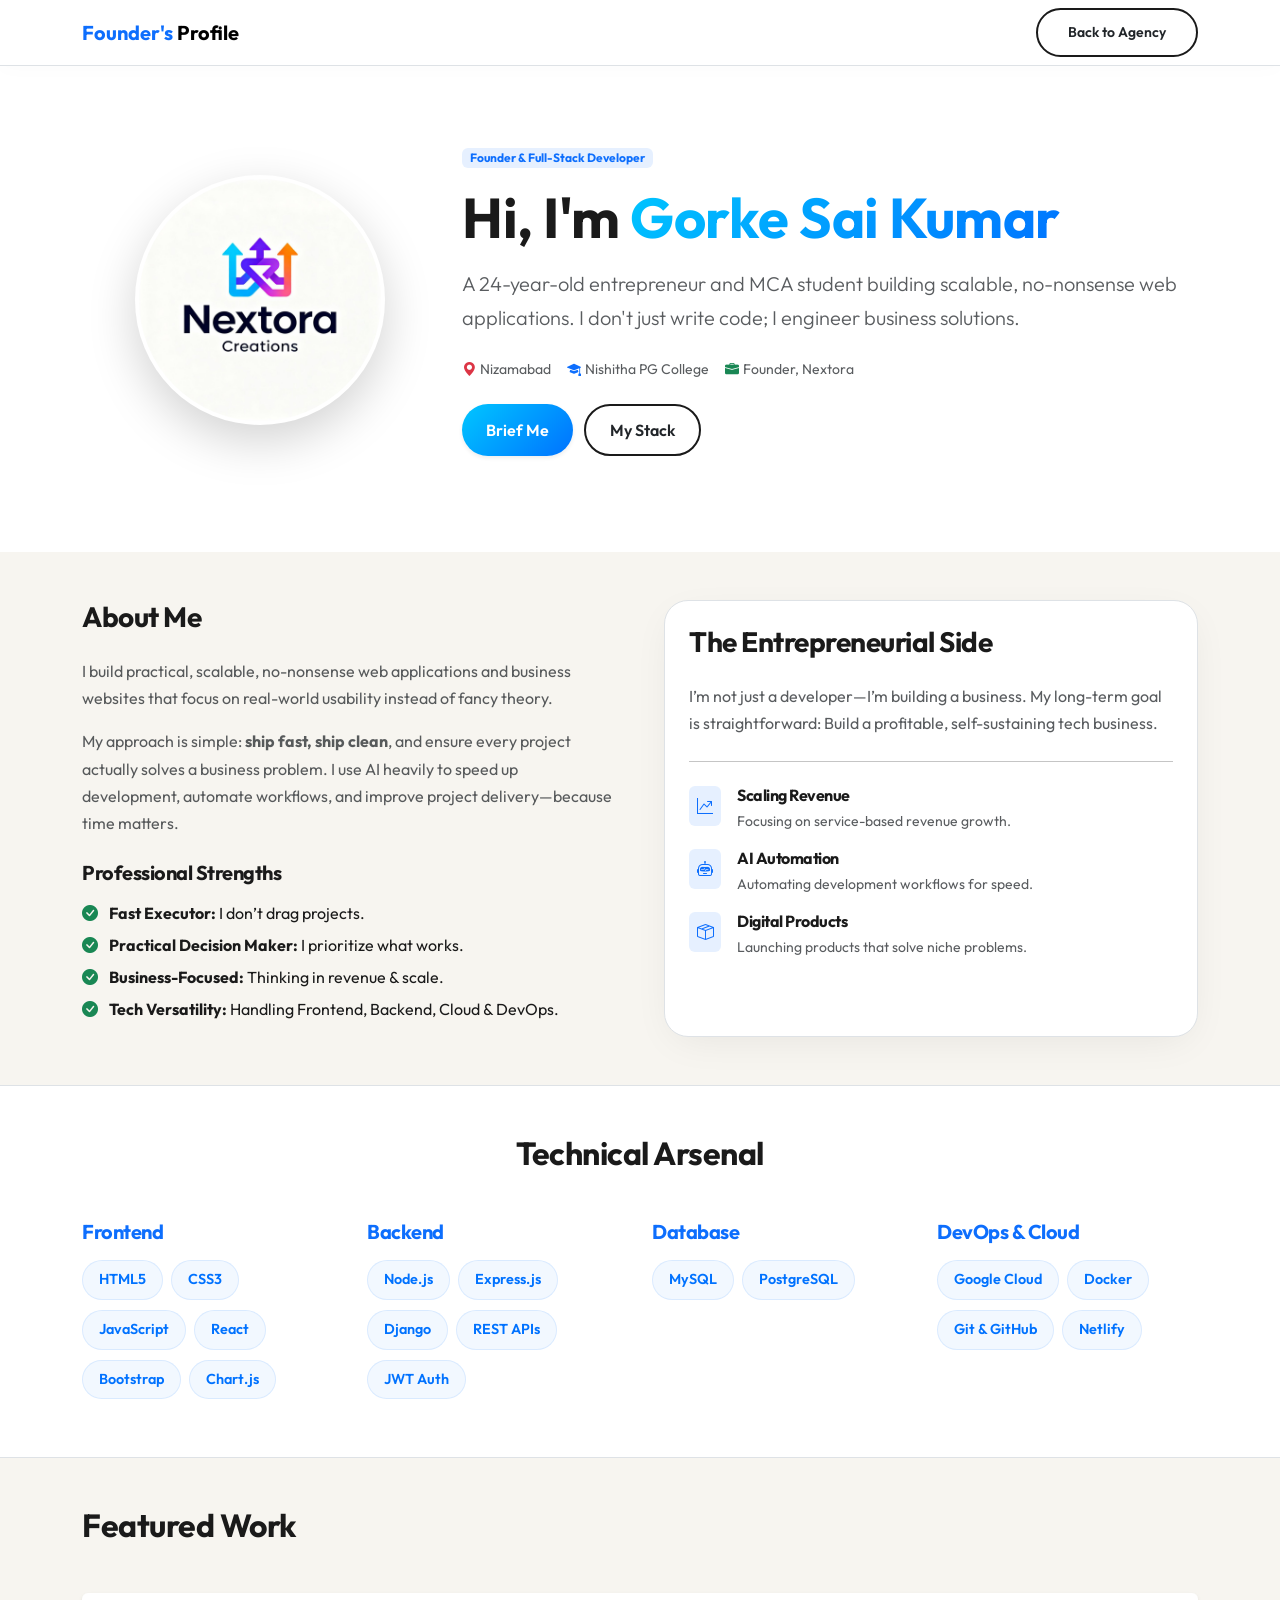
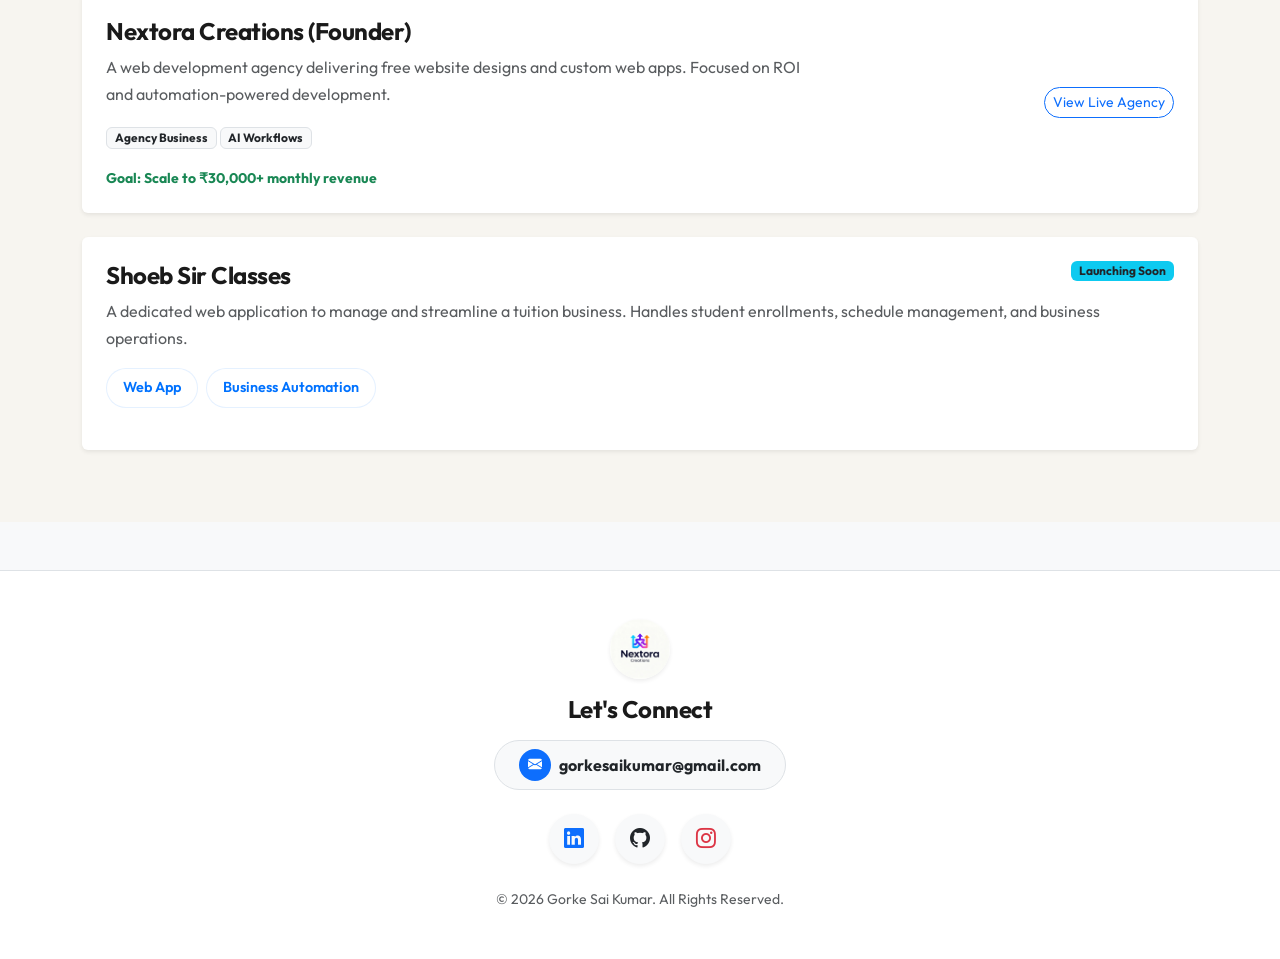
<file: profile.html>
<!DOCTYPE html>
<html lang="en">
<head>
    <!-- Google Tag Manager -->
<script>(function(w,d,s,l,i){w[l]=w[l]||[];w[l].push({'gtm.start':
new Date().getTime(),event:'gtm.js'});var f=d.getElementsByTagName(s)[0],
j=d.createElement(s),dl=l!='dataLayer'?'&l='+l:'';j.async=true;j.src=
'https://www.googletagmanager.com/gtm.js?id='+i+dl;f.parentNode.insertBefore(j,f);
})(window,document,'script','dataLayer','GTM-TPRM7QL3');</script>
<!-- End Google Tag Manager -->
    <!-- Google tag (gtag.js) -->
    <script async src="https://www.googletagmanager.com/gtag/js?id=G-R2KE8M8564"></script>
    <script>
      window.dataLayer = window.dataLayer || [];
      function gtag(){dataLayer.push(arguments);}
      gtag('js', new Date());

      gtag('config', 'G-R2KE8M8564');
    </script>
    <meta charset="UTF-8">
    <meta name="viewport" content="width=device-width, initial-scale=1.0">
    <title>Gorke Sai Kumar | Full Stack Developer & Entrepreneur</title>
    <link href="https://cdn.jsdelivr.net/npm/bootstrap@5.3.0/dist/css/bootstrap.min.css" rel="stylesheet">
    <link href="https://fonts.googleapis.com/css2?family=Outfit:wght@300;400;600;700&display=swap" rel="stylesheet">
    <link rel="stylesheet" href="https://cdn.jsdelivr.net/npm/bootstrap-icons@1.10.0/font/bootstrap-icons.css">
    <link rel="stylesheet" href="assets/css/style.css">
    <style>
        .skill-badge {
            background: rgba(0, 114, 255, 0.05);
            color: #0072FF;
            padding: 8px 16px;
            border-radius: 50px;
            font-size: 0.9rem;
            font-weight: 600;
            display: inline-block;
            margin: 0 5px 10px 0;
            border: 1px solid rgba(0, 114, 255, 0.1);
        }
        .project-card {
            border-left: 4px solid transparent;
            transition: all 0.3s ease;
        }
        .project-card:hover {
            border-left-color: #0072FF;
            background: linear-gradient(to right, #f8fbff, #fff);
        }
    </style>
</head>
<body class="bg-light">
    <!-- Google Tag Manager (noscript) -->
<noscript><iframe src="https://www.googletagmanager.com/ns.html?id=GTM-TPRM7QL3"
height="0" width="0" style="display:none;visibility:hidden"></iframe></noscript>
<!-- End Google Tag Manager (noscript) -->

    <!-- Navigation -->
    <nav class="navbar navbar-expand-lg fixed-top navbar-light bg-white border-bottom">
        <div class="container">
            <a class="navbar-brand fw-bold" href="profile.html">
                <span class="text-primary">Founder's</span> Profile
            </a>
            <div class="ms-auto">
                <a href="index.html" class="btn btn-sm btn-outline-dark rounded-pill">Back to Agency</a>
            </div>
        </div>
    </nav>

    <!-- Hero Section -->
    <section class="py-5 mt-5 bg-white">
        <div class="container py-5">
            <div class="row align-items-center">
                <div class="col-lg-4 text-center mb-4 mb-lg-0">
                    <img src="assets/img/logo.jpg" class="rounded-circle shadow-lg p-1 bg-white" alt="Gorke Sai Kumar" style="width: 250px; height: 250px; object-fit: cover;">
                </div>
                <div class="col-lg-8">
                    <span class="badge bg-primary bg-opacity-10 text-primary mb-3">Founder & Full-Stack Developer</span>
                    <h1 class="display-4 fw-bold mb-3">Hi, I'm <span class="text-gradient">Gorke Sai Kumar</span></h1>
                    <p class="lead text-muted mb-4">A 24-year-old entrepreneur and MCA student building scalable, no-nonsense web applications. I don't just write code; I engineer business solutions.</p>
                    
                    <div class="d-flex gap-3 flex-wrap">
                        <div class="d-flex align-items-center text-muted small">
                            <i class="bi bi-geo-alt-fill text-danger me-1"></i> Nizamabad
                        </div>
                        <div class="d-flex align-items-center text-muted small">
                            <i class="bi bi-mortarboard-fill text-primary me-1"></i> Nishitha PG College
                        </div>
                        <div class="d-flex align-items-center text-muted small">
                            <i class="bi bi-briefcase-fill text-success me-1"></i> Founder, Nextora
                        </div>
                    </div>

                    <div class="mt-4">
                        <a href="#contact" class="btn btn-primary-gradient px-4 rounded-pill shadow-sm">Brief Me</a>
                        <a href="#skills" class="btn btn-outline-dark px-4 rounded-pill ms-2">My Stack</a>
                    </div>
                </div>
            </div>
        </div>
    </section>

    <!-- Bio & Philosophy -->
    <section class="py-5">
        <div class="container">
            <div class="row g-5">
                <div class="col-lg-6">
                    <h3 class="fw-bold mb-4">About Me</h3>
                    <p class="text-muted">I build practical, scalable, no-nonsense web applications and business websites that focus on real-world usability instead of fancy theory.</p>
                    <p class="text-muted">My approach is simple: <strong>ship fast, ship clean</strong>, and ensure every project actually solves a business problem. I use AI heavily to speed up development, automate workflows, and improve project delivery—because time matters.</p>
                    
                    <div class="mt-4">
                        <h5 class="fw-bold mb-3">Professional Strengths</h5>
                        <ul class="list-unstyled">
                            <li class="mb-2"><i class="bi bi-check-circle-fill text-success me-2"></i> <strong>Fast Executor:</strong> I don’t drag projects.</li>
                            <li class="mb-2"><i class="bi bi-check-circle-fill text-success me-2"></i> <strong>Practical Decision Maker:</strong> I prioritize what works.</li>
                            <li class="mb-2"><i class="bi bi-check-circle-fill text-success me-2"></i> <strong>Business-Focused:</strong> Thinking in revenue & scale.</li>
                            <li class="mb-2"><i class="bi bi-check-circle-fill text-success me-2"></i> <strong>Tech Versatility:</strong> Handling Frontend, Backend, Cloud & DevOps.</li>
                        </ul>
                    </div>
                </div>
                <div class="col-lg-6">
                     <div class="glass-card p-4 h-100 bg-white border">
                        <h3 class="fw-bold mb-4">The Entrepreneurial Side</h3>
                        <p class="text-muted">I’m not just a developer—I’m building a business. My long-term goal is straightforward: Build a profitable, self-sustaining tech business.</p>
                        <hr class="opacity-10 my-4">
                        <div class="d-flex align-items-start mb-3">
                            <div class="bg-primary bg-opacity-10 p-2 rounded me-3 text-primary"><i class="bi bi-graph-up-arrow"></i></div>
                            <div>
                                <h6 class="fw-bold mb-1">Scaling Revenue</h6>
                                <p class="small text-muted m-0">Focusing on service-based revenue growth.</p>
                            </div>
                        </div>
                        <div class="d-flex align-items-start mb-3">
                            <div class="bg-primary bg-opacity-10 p-2 rounded me-3 text-primary"><i class="bi bi-robot"></i></div>
                            <div>
                                <h6 class="fw-bold mb-1">AI Automation</h6>
                                <p class="small text-muted m-0">Automating development workflows for speed.</p>
                            </div>
                        </div>
                        <div class="d-flex align-items-start">
                            <div class="bg-primary bg-opacity-10 p-2 rounded me-3 text-primary"><i class="bi bi-box-seam"></i></div>
                            <div>
                                <h6 class="fw-bold mb-1">Digital Products</h6>
                                <p class="small text-muted m-0">Launching products that solve niche problems.</p>
                            </div>
                        </div>
                     </div>
                </div>
            </div>
        </div>
    </section>

    <!-- Skills Section -->
    <section id="skills" class="py-5 bg-white border-top border-bottom">
        <div class="container">
            <h2 class="fw-bold mb-5 text-center">Technical Arsenal</h2>
            <div class="row g-4">
                <div class="col-md-6 col-lg-3">
                    <h5 class="fw-bold mb-3 text-primary">Frontend</h5>
                    <div>
                        <span class="skill-badge">HTML5</span>
                        <span class="skill-badge">CSS3</span>
                        <span class="skill-badge">JavaScript</span>
                        <span class="skill-badge">React</span>
                        <span class="skill-badge">Bootstrap</span>
                        <span class="skill-badge">Chart.js</span>
                    </div>
                </div>
                <div class="col-md-6 col-lg-3">
                    <h5 class="fw-bold mb-3 text-primary">Backend</h5>
                    <div>
                        <span class="skill-badge">Node.js</span>
                        <span class="skill-badge">Express.js</span>
                        <span class="skill-badge">Django</span>
                        <span class="skill-badge">REST APIs</span>
                        <span class="skill-badge">JWT Auth</span>
                    </div>
                </div>
                <div class="col-md-6 col-lg-3">
                    <h5 class="fw-bold mb-3 text-primary">Database</h5>
                    <div>
                        <span class="skill-badge">MySQL</span>
                        <span class="skill-badge">PostgreSQL</span>
                    </div>
                </div>
                <div class="col-md-6 col-lg-3">
                    <h5 class="fw-bold mb-3 text-primary">DevOps & Cloud</h5>
                    <div>
                        <span class="skill-badge">Google Cloud</span>
                        <span class="skill-badge">Docker</span>
                        <span class="skill-badge">Git & GitHub</span>
                        <span class="skill-badge">Netlify</span>
                    </div>
                </div>
            </div>
        </div>
    </section>

    <!-- Projects Section -->
    <section class="py-5">
        <div class="container">
            <h2 class="fw-bold mb-5">Featured Work</h2>
            
            <!-- Project 1 -->
            <div class="card border-0 shadow-sm mb-4 project-card">
                <div class="card-body p-4">
                    <div class="row align-items-center">
                        <div class="col-lg-8">
                            <h4 class="fw-bold">Nextora Creations (Founder)</h4>
                            <p class="text-muted mb-3">A web development agency delivering free website designs and custom web apps. Focused on ROI and automation-powered development.</p>
                            <div class="mb-3">
                                <span class="badge bg-light text-dark border">Agency Business</span>
                                <span class="badge bg-light text-dark border">AI Workflows</span>
                            </div>
                            <small class="text-success fw-bold">Goal: Scale to ₹30,000+ monthly revenue</small>
                        </div>
                        <div class="col-lg-4 text-lg-end mt-3 mt-lg-0">
                            <a href="index.html" class="btn btn-outline-primary btn-sm rounded-pill">View Live Agency</a>
                        </div>
                    </div>
                </div>
            </div>



            <!-- Project 3 -->
            <div class="card border-0 shadow-sm mb-4 project-card">
                <div class="card-body p-4">
                    <div class="d-flex justify-content-between align-items-start">
                        <h4 class="fw-bold">Shoeb Sir Classes</h4>
                        <span class="badge bg-info text-dark">Launching Soon</span>
                    </div>
                    <p class="text-muted mb-3">A dedicated web application to manage and streamline a tuition business. Handles student enrollments, schedule management, and business operations.</p>
                     <div class="mb-2">
                        <span class="skill-badge bg-white">Web App</span>
                        <span class="skill-badge bg-white">Business Automation</span>
                    </div>
                </div>
            </div>


        
        </div>
    </section>

    <!-- Footer -->
    <footer id="contact" class="py-5 text-center mt-5 bg-white border-top">
        <div class="container">
            <div class="mb-3">
                 <img src="assets/img/logo.jpg" class="rounded-circle shadow-sm" style="height: 60px; width: 60px; object-fit: cover;" alt="Nextora Logo">
            </div>

            <h4 class="fw-bold mb-3">Let's Connect</h4>
            <div class="d-inline-flex align-items-center gap-2 bg-light px-4 py-2 rounded-pill border mb-4">
                <div class="bg-primary text-white rounded-circle d-flex align-items-center justify-content-center" style="width: 32px; height: 32px;">
                    <i class="bi bi-envelope-fill small"></i>
                </div>
                <a href="mailto:gorkesaikumar@gmail.com" class="text-dark text-decoration-none fw-bold">gorkesaikumar@gmail.com</a>
            </div>
            
            <div class="d-flex justify-content-center gap-3 mb-4">
                <a href="https://www.linkedin.com/in/gorkesaikumar/" target="_blank" class="social-icon-btn btn btn-light rounded-circle shadow-sm text-primary" title="Connect on LinkedIn">
                    <i class="bi bi-linkedin fs-5"></i>
                </a>
                <a href="https://github.com/Gorkesaikumar" target="_blank" class="social-icon-btn btn btn-light rounded-circle shadow-sm text-dark" title="GitHub">
                    <i class="bi bi-github fs-5"></i>
                </a>
                <a href="https://www.instagram.com/code_with_sai_/" target="_blank" class="social-icon-btn btn btn-light rounded-circle shadow-sm text-danger" title="Follow on Instagram">
                    <i class="bi bi-instagram fs-5"></i>
                </a>
            </div>

            <p class="mb-0 text-muted small">&copy; 2026 Gorke Sai Kumar. All Rights Reserved.</p>
        </div>
    </footer>

    <script src="https://cdn.jsdelivr.net/npm/bootstrap@5.3.0/dist/js/bootstrap.bundle.min.js"></script>
</body>
</html>
</file>
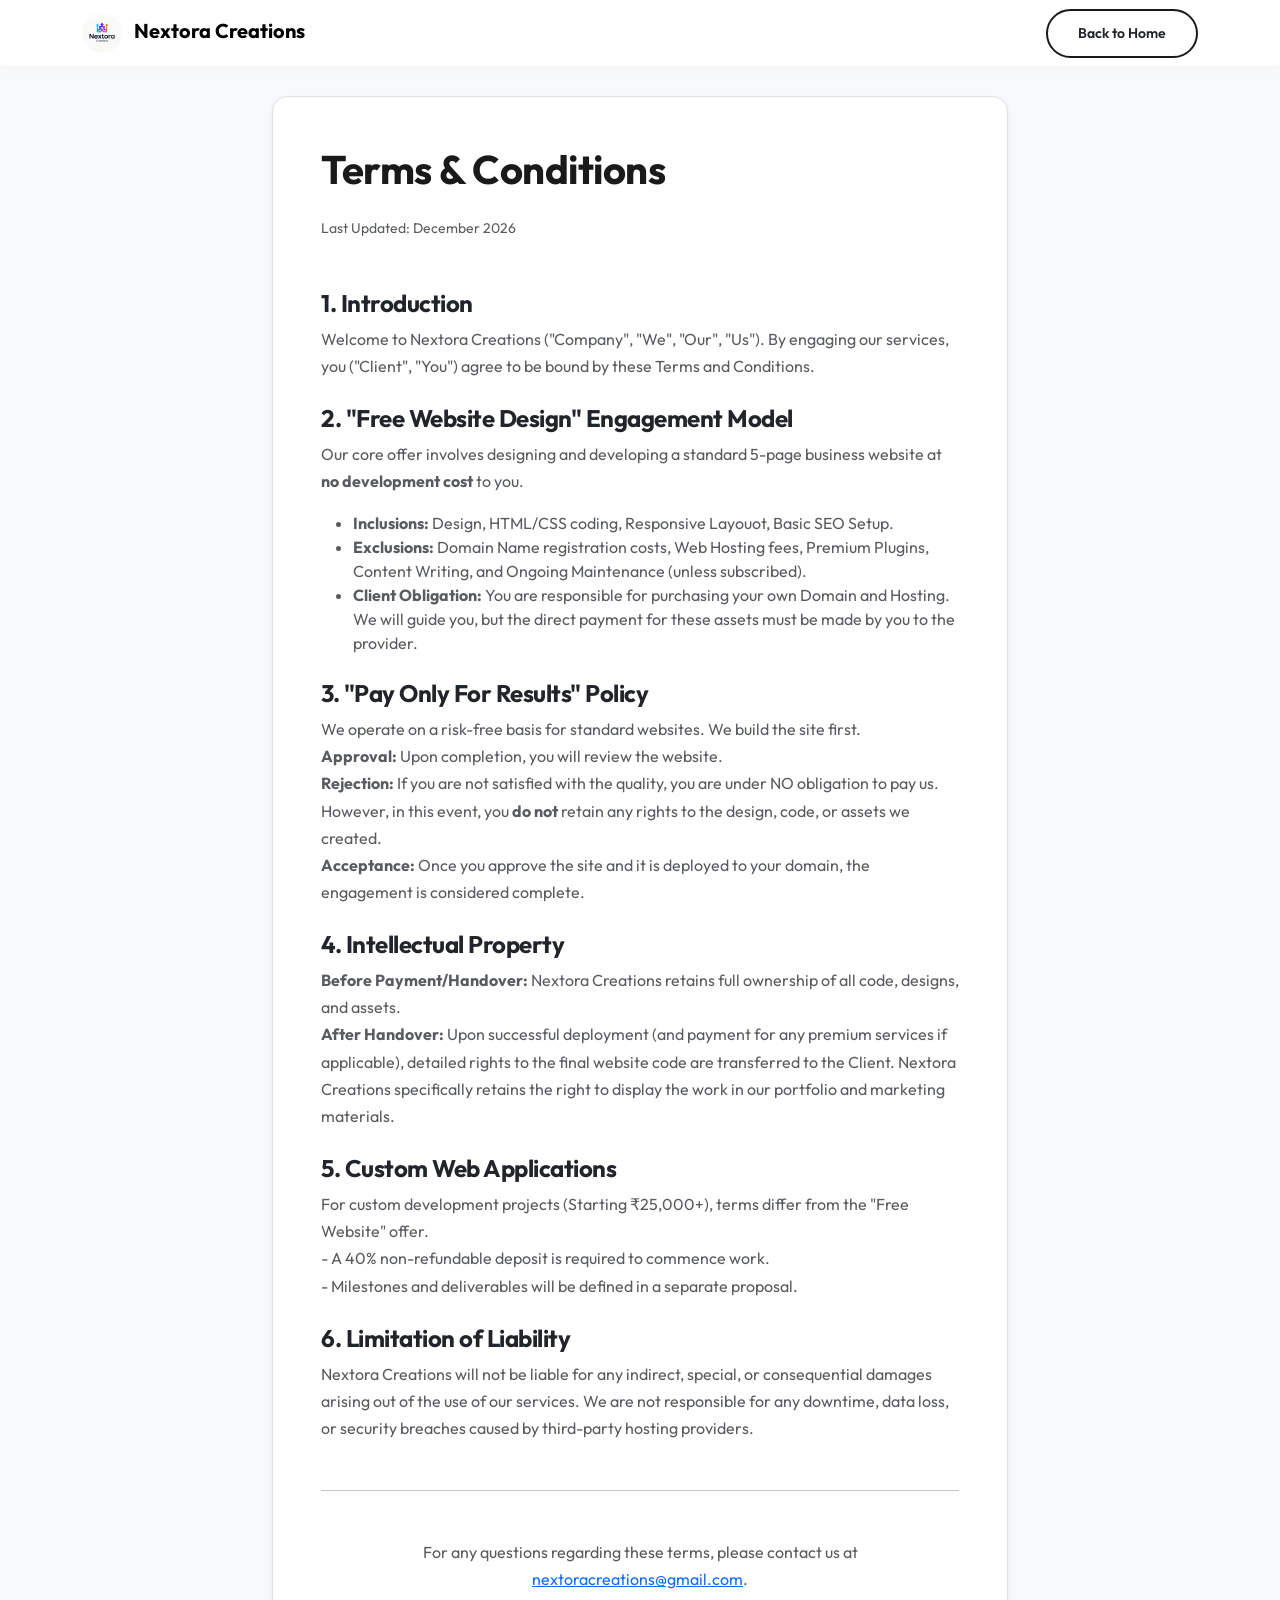
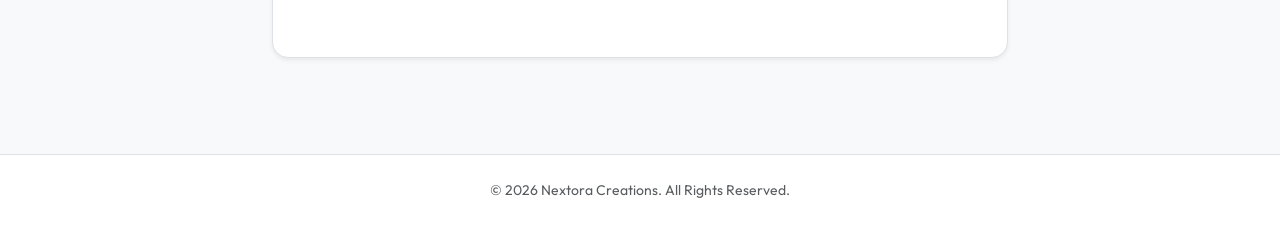
<file: terms.html>
<!DOCTYPE html>
<html lang="en">
<head>
    <!-- Google Tag Manager -->
<script>(function(w,d,s,l,i){w[l]=w[l]||[];w[l].push({'gtm.start':
new Date().getTime(),event:'gtm.js'});var f=d.getElementsByTagName(s)[0],
j=d.createElement(s),dl=l!='dataLayer'?'&l='+l:'';j.async=true;j.src=
'https://www.googletagmanager.com/gtm.js?id='+i+dl;f.parentNode.insertBefore(j,f);
})(window,document,'script','dataLayer','GTM-TPRM7QL3');</script>
<!-- End Google Tag Manager -->
    <!-- Google tag (gtag.js) -->
    <script async src="https://www.googletagmanager.com/gtag/js?id=G-R2KE8M8564"></script>
    <script>
      window.dataLayer = window.dataLayer || [];
      function gtag(){dataLayer.push(arguments);}
      gtag('js', new Date());

      gtag('config', 'G-R2KE8M8564');
    </script>
    <meta charset="UTF-8">
    <meta name="viewport" content="width=device-width, initial-scale=1.0">
    <title>Terms & Conditions | Nextora Creations</title>
    <meta name="robots" content="noindex, nofollow">
    <link href="https://cdn.jsdelivr.net/npm/bootstrap@5.3.0/dist/css/bootstrap.min.css" rel="stylesheet">
    <link href="https://fonts.googleapis.com/css2?family=Outfit:wght@300;400;600;700&display=swap" rel="stylesheet">
    <link rel="stylesheet" href="assets/css/style.css">
</head>
<body class="bg-light">
    <!-- Google Tag Manager (noscript) -->
<noscript><iframe src="https://www.googletagmanager.com/ns.html?id=GTM-TPRM7QL3"
height="0" width="0" style="display:none;visibility:hidden"></iframe></noscript>
<!-- End Google Tag Manager (noscript) -->

    <!-- Navigation -->
    <nav class="navbar navbar-expand-lg fixed-top navbar-light bg-white">
        <div class="container">
            <a class="navbar-brand fw-bold" href="index.html">
                <img src="assets/img/logo.jpg" alt="Nextora" class="me-2 rounded-circle" style="height: 40px;">
                <span>Nextora Creations</span>
            </a>
            <a href="index.html" class="btn btn-sm btn-outline-dark rounded-pill">Back to Home</a>
        </div>
    </nav>

    <!-- Main Content -->
    <div class="container py-5 mt-5">
        <div class="row justify-content-center">
            <div class="col-lg-8">
                <div class="bg-white p-5 rounded-4 shadow-sm border">
                    <h1 class="fw-bold mb-4">Terms & Conditions</h1>
                    <p class="text-muted small mb-5">Last Updated: December 2026</p>

                    <h4 class="fw-bold text-dark mt-4">1. Introduction</h4>
                    <p class="text-muted">Welcome to Nextora Creations ("Company", "We", "Our", "Us"). By engaging our services, you ("Client", "You") agree to be bound by these Terms and Conditions.</p>

                    <h4 class="fw-bold text-dark mt-4">2. "Free Website Design" Engagement Model</h4>
                    <p class="text-muted">Our core offer involves designing and developing a standard 5-page business website at <strong>no development cost</strong> to you. 
                    <ul class="text-muted">
                        <li><strong>Inclusions:</strong> Design, HTML/CSS coding, Responsive Layouot, Basic SEO Setup.</li>
                        <li><strong>Exclusions:</strong> Domain Name registration costs, Web Hosting fees, Premium Plugins, Content Writing, and Ongoing Maintenance (unless subscribed).</li>
                        <li><strong>Client Obligation:</strong> You are responsible for purchasing your own Domain and Hosting. We will guide you, but the direct payment for these assets must be made by you to the provider.</li>
                    </ul>
                    </p>

                    <h4 class="fw-bold text-dark mt-4">3. "Pay Only For Results" Policy</h4>
                    <p class="text-muted">We operate on a risk-free basis for standard websites. We build the site first.
                    <br><strong>Approval:</strong> Upon completion, you will review the website.
                    <br><strong>Rejection:</strong> If you are not satisfied with the quality, you are under NO obligation to pay us. However, in this event, you <strong>do not</strong> retain any rights to the design, code, or assets we created.
                    <br><strong>Acceptance:</strong> Once you approve the site and it is deployed to your domain, the engagement is considered complete.
                    </p>

                    <h4 class="fw-bold text-dark mt-4">4. Intellectual Property</h4>
                    <p class="text-muted">
                        <strong>Before Payment/Handover:</strong> Nextora Creations retains full ownership of all code, designs, and assets.
                        <br><strong>After Handover:</strong> Upon successful deployment (and payment for any premium services if applicable), detailed rights to the final website code are transferred to the Client. Nextora Creations specifically retains the right to display the work in our portfolio and marketing materials.
                    </p>

                    <h4 class="fw-bold text-dark mt-4">5. Custom Web Applications</h4>
                    <p class="text-muted">For custom development projects (Starting ₹25,000+), terms differ from the "Free Website" offer.
                    <br> - A 40% non-refundable deposit is required to commence work.
                    <br> - Milestones and deliverables will be defined in a separate proposal.
                    </p>

                    <h4 class="fw-bold text-dark mt-4">6. Limitation of Liability</h4>
                    <p class="text-muted">Nextora Creations will not be liable for any indirect, special, or consequential damages arising out of the use of our services. We are not responsible for any downtime, data loss, or security breaches caused by third-party hosting providers.</p>

                    <hr class="my-5">
                    
                    <p class="text-center text-muted">For any questions regarding these terms, please contact us at <a href="mailto:nextoracreations@gmail.com">nextoracreations@gmail.com</a>.</p>
                </div>
            </div>
        </div>
    </div>

    <!-- Footer -->
    <footer class="py-4 text-center bg-white border-top mt-5">
        <div class="container">
            <p class="mb-0 text-muted small">&copy; 2026 Nextora Creations. All Rights Reserved.</p>
        </div>
    </footer>

</body>
</html>
</file>
<file: assets/css/style.css>
/* Nextora Creations Premium Light Cream Theme */
:root {
    /* Brand Gradients - Kept for accents but softer */
    --primary-gradient: linear-gradient(135deg, #00C6FF, #0072FF); /* Crisper Blue */
    --accent-gradient: linear-gradient(135deg, #FF9D00, #FF4B1F);
    
    /* Light Theme Palette */
    --cream-bg: #FDFCF8; /* Very soft cream/warm white */
    --section-bg: #F7F5F0; /* Slightly darker cream for alternate sections */
    --text-dark: #1A1A1A;
    --text-muted: #555555;
    
    /* Card Styling */
    --card-bg: #FFFFFF;
    --card-shadow: 0 10px 40px -10px rgba(0,0,0,0.08);
    --card-hover-shadow: 0 20px 60px -15px rgba(0,0,0,0.15);
    
    --glass-border: 1px solid rgba(0, 0, 0, 0.03);
}

html, body {
    width: 100%;
    margin: 0;
    padding: 0;
    overflow-x: hidden !important; /* Force hide horizontal overflow */
    position: relative;
}

body {
    font-family: 'Outfit', sans-serif;
    background-color: var(--cream-bg);
    color: var(--text-dark);
}

/* Typography */
h1, h2, h3, h4, h5, h6 {
    font-weight: 700;
    color: var(--text-dark);
    letter-spacing: -0.5px;
}

p {
    line-height: 1.7;
    color: var(--text-muted);
}

.text-gradient {
    background: var(--primary-gradient);
    -webkit-background-clip: text;
    background-clip: text;
    -webkit-text-fill-color: transparent;
}

/* Navbar */
.navbar {
    background: rgba(255, 255, 255, 0.85);
    backdrop-filter: blur(20px);
    border-bottom: 1px solid rgba(0,0,0,0.05);
    box-shadow: 0 2px 20px rgba(0,0,0,0.02);
}

.navbar-brand img {
    height: 40px;
}

.nav-link {
    color: var(--text-dark) !important;
    font-weight: 500;
    transition: 0.3s;
}

.nav-link:hover {
    color: #0072FF !important;
}

/* Hero Section */
.hero-section {
    padding: 140px 0 100px;
    background: radial-gradient(circle at top right, rgba(255, 220, 200, 0.3), transparent 60%),
                radial-gradient(circle at bottom left, rgba(200, 240, 255, 0.4), transparent 60%);
    min-height: 100vh;
    display: flex;
    align-items: center;
}

.btn-primary-gradient {
    background: var(--primary-gradient);
    border: none;
    color: white;
    padding: 14px 35px;
    border-radius: 50px;
    font-weight: 600;
    box-shadow: 0 10px 20px rgba(0, 114, 255, 0.3);
    transition: all 0.3s ease;
}

.btn-primary-gradient:hover {
    transform: translateY(-3px);
    box-shadow: 0 15px 30px rgba(0, 114, 255, 0.4);
    color: white;
}

.btn-outline-dark {
    border: 2px solid var(--text-dark);
    padding: 12px 30px;
    border-radius: 50px;
    font-weight: 600;
}

/* Sections */
section {
    padding: 100px 0;
}

/* Alternating background for visual hierarchy */
section:nth-child(even) {
    background-color: var(--section-bg);
}

.section-title {
    margin-bottom: 3rem;
    position: relative;
    display: inline-block;
}

.section-title::after {
    content: '';
    display: block;
    width: 60px;
    height: 4px;
    background: var(--primary-gradient);
    margin: 15px auto 0;
    border-radius: 2px;
}

/* Cards (Services, Portfolio, Testimonials) */
.glass-card {
    background: var(--card-bg);
    border: var(--glass-border);
    border-radius: 24px; /* Softer, rounder corners */
    padding: 2.5rem;
    transition: 0.4s cubic-bezier(0.175, 0.885, 0.32, 1.275);
    height: 100%;
    box-shadow: var(--card-shadow);
}

.glass-card:hover {
    transform: translateY(-8px);
    box-shadow: var(--card-hover-shadow);
}

/* Icon Box in Cards */
.icon-box {
    width: 70px;
    height: 70px;
    background: rgba(0, 114, 255, 0.05);
    border-radius: 20px;
    display: flex;
    align-items: center;
    justify-content: center;
    margin: 0 auto 1.5rem;
    color: #0072FF;
    font-size: 1.8rem;
    transition: 0.3s;
}

.glass-card:hover .icon-box {
    background: var(--primary-gradient);
    color: white;
    transform: scale(1.1) rotate(5deg);
}

/* Portfolio Card Specifics */
.portfolio-img-wrapper {
    border-radius: 20px;
    overflow: hidden;
    height: 240px;
    margin: -2.5rem -2.5rem 1.5rem -2.5rem; /* Break out of padding */
    position: relative;
}

/* Team Card Specifics */
.team-img-wrapper {
    width: 150px;
    height: 150px;
    border-radius: 50%;
    padding: 5px; /* Spacing for gradient border */
    background: var(--primary-gradient);
    overflow: hidden;
    transition: transform 0.3s ease;
}

.team-img-wrapper img {
    width: 100%;
    height: 100%;
    border-radius: 50%;
    object-fit: cover;
    background: white;
    border: 3px solid white; 
}

.team-card:hover .team-img-wrapper {
    transform: scale(1.05) rotate(3deg);
}

/* Testimonial Avatar */
.testimonial-avatar {
    width: 50px; 
    height: 50px; 
    background: var(--primary-gradient); 
    color: white; 
    border-radius: 50%;
    display: flex; 
    align-items: center; 
    justify-content: center;
    font-weight: bold;
    font-size: 1.2rem;
}

/* Form Styling */
.form-control, .form-select {
    background-color: #f8f9fa;
    border: 2px solid transparent;
    padding: 1rem;
    border-radius: 12px;
    color: var(--text-dark);
}

/* Animations & Blast Effects */
@keyframes blastIn {
    0% { transform: scale(0.5); opacity: 0; filter: blur(10px); }
    70% { transform: scale(1.1); filter: blur(0px); }
    100% { transform: scale(1); opacity: 1; }
}

.blast-load {
    animation: blastIn 0.8s cubic-bezier(0.25, 1, 0.5, 1) forwards;
}

/* Button Pulse */
@keyframes pulse-glow {
    0% { box-shadow: 0 0 0 0 rgba(0, 114, 255, 0.4); }
    70% { box-shadow: 0 0 0 15px rgba(0, 114, 255, 0); }
    100% { box-shadow: 0 0 0 0 rgba(0, 114, 255, 0); }
}

.btn-pulse {
    animation: pulse-glow 2s infinite;
}

/* Offer Section Specifics */
.offer-section {
    background: linear-gradient(135deg, #00C6FF 0%, #0072FF 100%);
    color: white;
    position: relative;
    overflow: hidden;
}

/* Notification Bar */
.notification-bar {
    background: var(--primary-gradient);
    color: white;
    font-size: 0.9rem;
    position: fixed;
    top: 0;
    left: 0;
    width: 100%;
    z-index: 2000;
    padding: 8px 0;
    box-shadow: 0 2px 10px rgba(0,0,0,0.1);
    transform: translateY(0);
    transition: transform 0.3s;
}

/* Push Navbar down when notification is present */
.navbar-spacer {
    height: 40px; /* Adjust based on notification bar height */
}

/* Offer Popup Modal */
.modal-content.offer-modal {
    background: white;
    border: none;
    border-radius: 20px;
    overflow: hidden;
    text-align: center;
}

.modal-header-offer {
    background: var(--primary-gradient);
    padding: 2rem 1rem;
    color: white;
}

/* Premium Pricing Section */
.pricing-card-premium {
    background: #fff;
    border-radius: 24px;
    padding: 3rem 2rem;
    height: 100%;
    transition: transform 0.3s ease, box-shadow 0.3s ease;
    border: 1px solid rgba(0,0,0,0.05);
    position: relative;
    overflow: hidden;
}

.pricing-card-premium:hover {
    transform: translateY(-10px);
    box-shadow: 0 20px 40px rgba(0,0,0,0.1);
}

.pricing-card-premium.featured {
    border: 2px solid #0072FF;
    background: linear-gradient(to bottom, #fff, #f8fbff);
}

.pricing-tag {
    background: var(--primary-gradient);
    color: white;
    padding: 5px 15px;
    border-radius: 20px;
    font-size: 0.8rem;
    font-weight: bold;
    text-transform: uppercase;
    display: inline-block;
    margin-bottom: 1rem;
}

.pricing-price {
    font-size: 2.5rem;
    font-weight: 800;
    color: var(--text-dark);
    margin-bottom: 0.5rem;
}

.pricing-price small {
    font-size: 1rem;
    font-weight: 500;
    color: var(--text-muted);
}

.pricing-features li {
    margin-bottom: 1rem;
    font-size: 0.95rem;
    color: var(--text-muted);
    display: flex;
    align-items: start;
}

.pricing-features li i {
    color: #0072FF;
    margin-right: 10px;
    margin-top: 3px;
    flex-shrink: 0;
}

/* Social Icons */
.social-icon-btn {
    width: 50px;
    height: 50px;
    display: flex;
    align-items: center;
    justify-content: center;
    transition: all 0.3s cubic-bezier(0.175, 0.885, 0.32, 1.275);
}

.social-icon-btn:hover {
    transform: translateY(-5px);
    box-shadow: 0 10px 20px rgba(0,0,0,0.1) !important;
    background: white;
}

/* =========================================
   RESPONSIVE DESIGN (Mobile First Approach)
   ========================================= */

@media (max-width: 991px) {
    /* Tablet & Mobile Adjustments */
    .hero-section {
        padding-top: 150px;
        text-align: center;
    }
    
    .hero-section .row {
        flex-direction: column; /* Text first, Logo second */
        gap: 30px; 
    }
    
    /* Adjust margin for logo container */
    .hero-section .col-lg-6.mt-5 {
        margin-top: 0 !important;
        margin-bottom: 0;
    }
    
    .section-title::after {
        margin: 15px auto; /* Center underline on mobile */
    }
    
    .pricing-card-premium {
        margin-bottom: 20px;
    }
}

@media (max-width: 768px) {
    /* Mobile Landscape & Portrait */
    
    /* Global Spacing */
    section {
        padding: 60px 0; /* Reduce padding from 100px */
    }
    
    /* Typography Scaling */
    h1.display-3 {
        font-size: 2.5rem; /* Scale down hero title */
    }
    
    h2.section-title {
        font-size: 2rem;
    }
    
    /* Hero Section */
    .hero-section {
        padding: 180px 0 60px; /* Increased top padding to clear fixed header */
        min-height: auto; /* Allow content to dictate height */
    }
    
    /* Buttons */
    .hero-section .d-flex {
        flex-direction: column;
        width: 100%;
    }
    
    .btn-primary-gradient, 
    .btn-outline-dark {
        width: 100%; /* Full width buttons for easier tapping */
        display: block;
        margin-bottom: 15px;
    }
    
    /* Cards */
    .glass-card, .pricing-card-premium {
        padding: 1.5rem; /* Reduce padding to save space */
    }
    
    .icon-box {
        width: 60px;
        height: 60px;
        font-size: 1.5rem;
    }
    
    /* Team Section Img */
    .team-img-wrapper {
        width: 120px;
        height: 120px;
    }
    
    /* Navbar text adjustment */
    .navbar-brand span {
        font-size: 1.1rem;
    }
    
    /* Offer Popup */
    .modal-content.offer-modal h3 {
        font-size: 1.5rem;
    }
    
    /* Normalize Header & Footer Width */
    .navbar, footer {
        width: 100%;
        max-width: 100vw;
        overflow-x: hidden;
    }
    
    .navbar-collapse {
        background: rgba(255, 255, 255, 0.98);
        padding: 20px;
        border-radius: 10px;
        box-shadow: 0 10px 30px rgba(0,0,0,0.1);
        margin-top: 10px;
    }
    
    /* Ensure no container breaks the layout */
    .container {
        padding-left: 20px;
        padding-right: 20px;
        max-width: 100%;
    }
}
</file>
